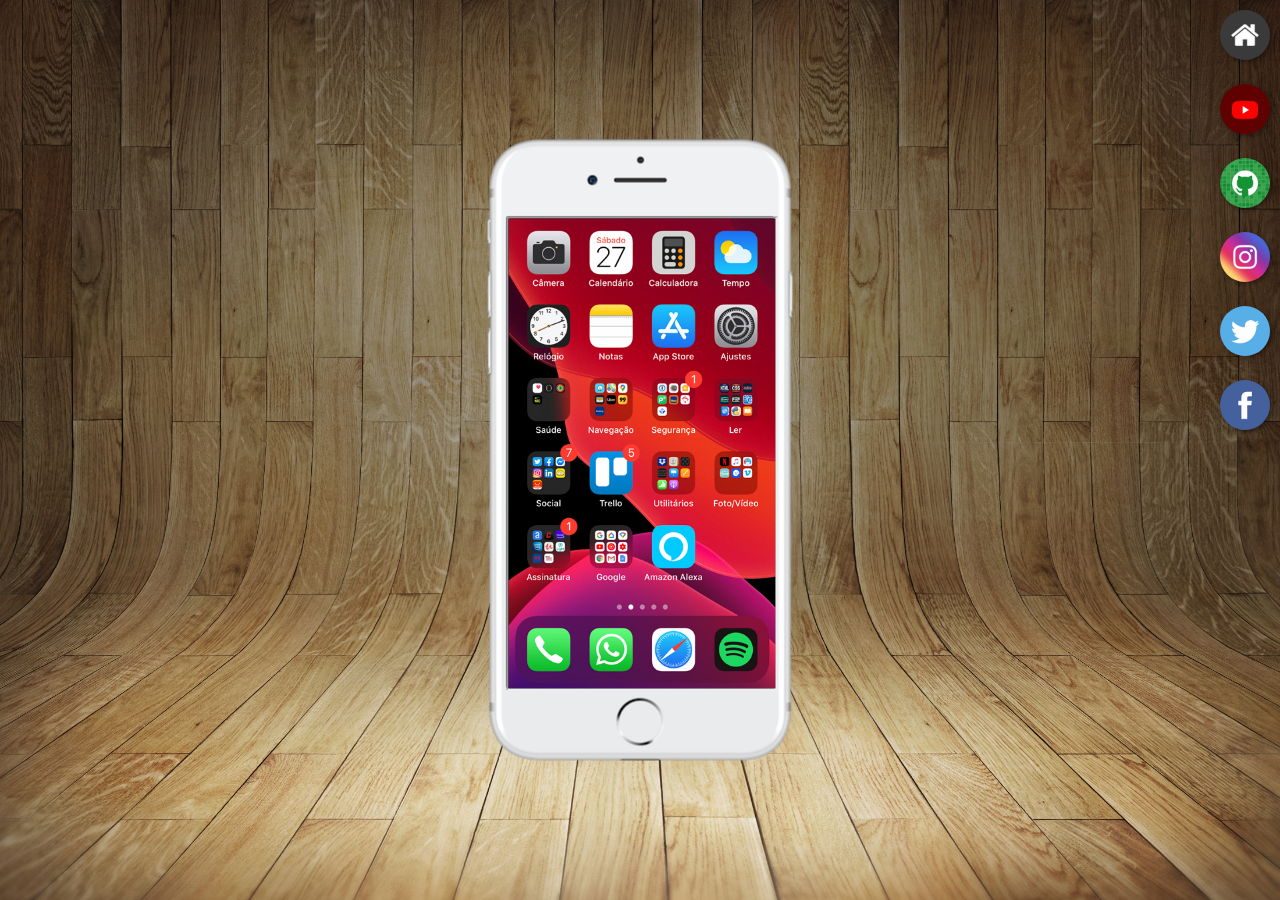
<file: index.html>
<!DOCTYPE html>
<html lang="en">
<head>
    <meta charset="UTF-8">
    <meta http-equiv="X-UA-Compatible" content="IE=edge">
    <meta name="viewport" content="width=device-width, initial-scale=1.0">
    <title>Projeto Redes Sociais</title>
    <link rel="shortcut icon" href="favicon.ico" type="image/x-ico">
    <link rel="stylesheet" href="css/style.css">
</head>
<body>
    <main>
        <section id="telefone">
            <iframe src="home.html" name="tela" id="tela" frameborde="0"></iframe>
        </section>

        <section id="redes_sociais">
            <a href="home.html" target="tela"><img src="imagens/logo-home.jpg" alt="home"></a><br>
            <a href="youtube.html" target="tela"><img src="imagens/logo-youtube.jpg" alt="home"></a><br>
            <a href="github.html" target="tela"><img src="imagens/logo-github.jpg" alt="home"></a><br>
            <a href="instagram.html" target="tela"><img src="imagens/logo-instagram.jpg" alt="home"></a><br>
            <a href="twitter.html" target="tela"><img src="imagens/logo-twitter.jpg" alt="home"></a><br>
            <a href="facebook.html" target="tela"><img src="imagens/logo-facebook.jpg" alt="home"></a><br>


        </section>
    </main>
</body>
</html>
</file>
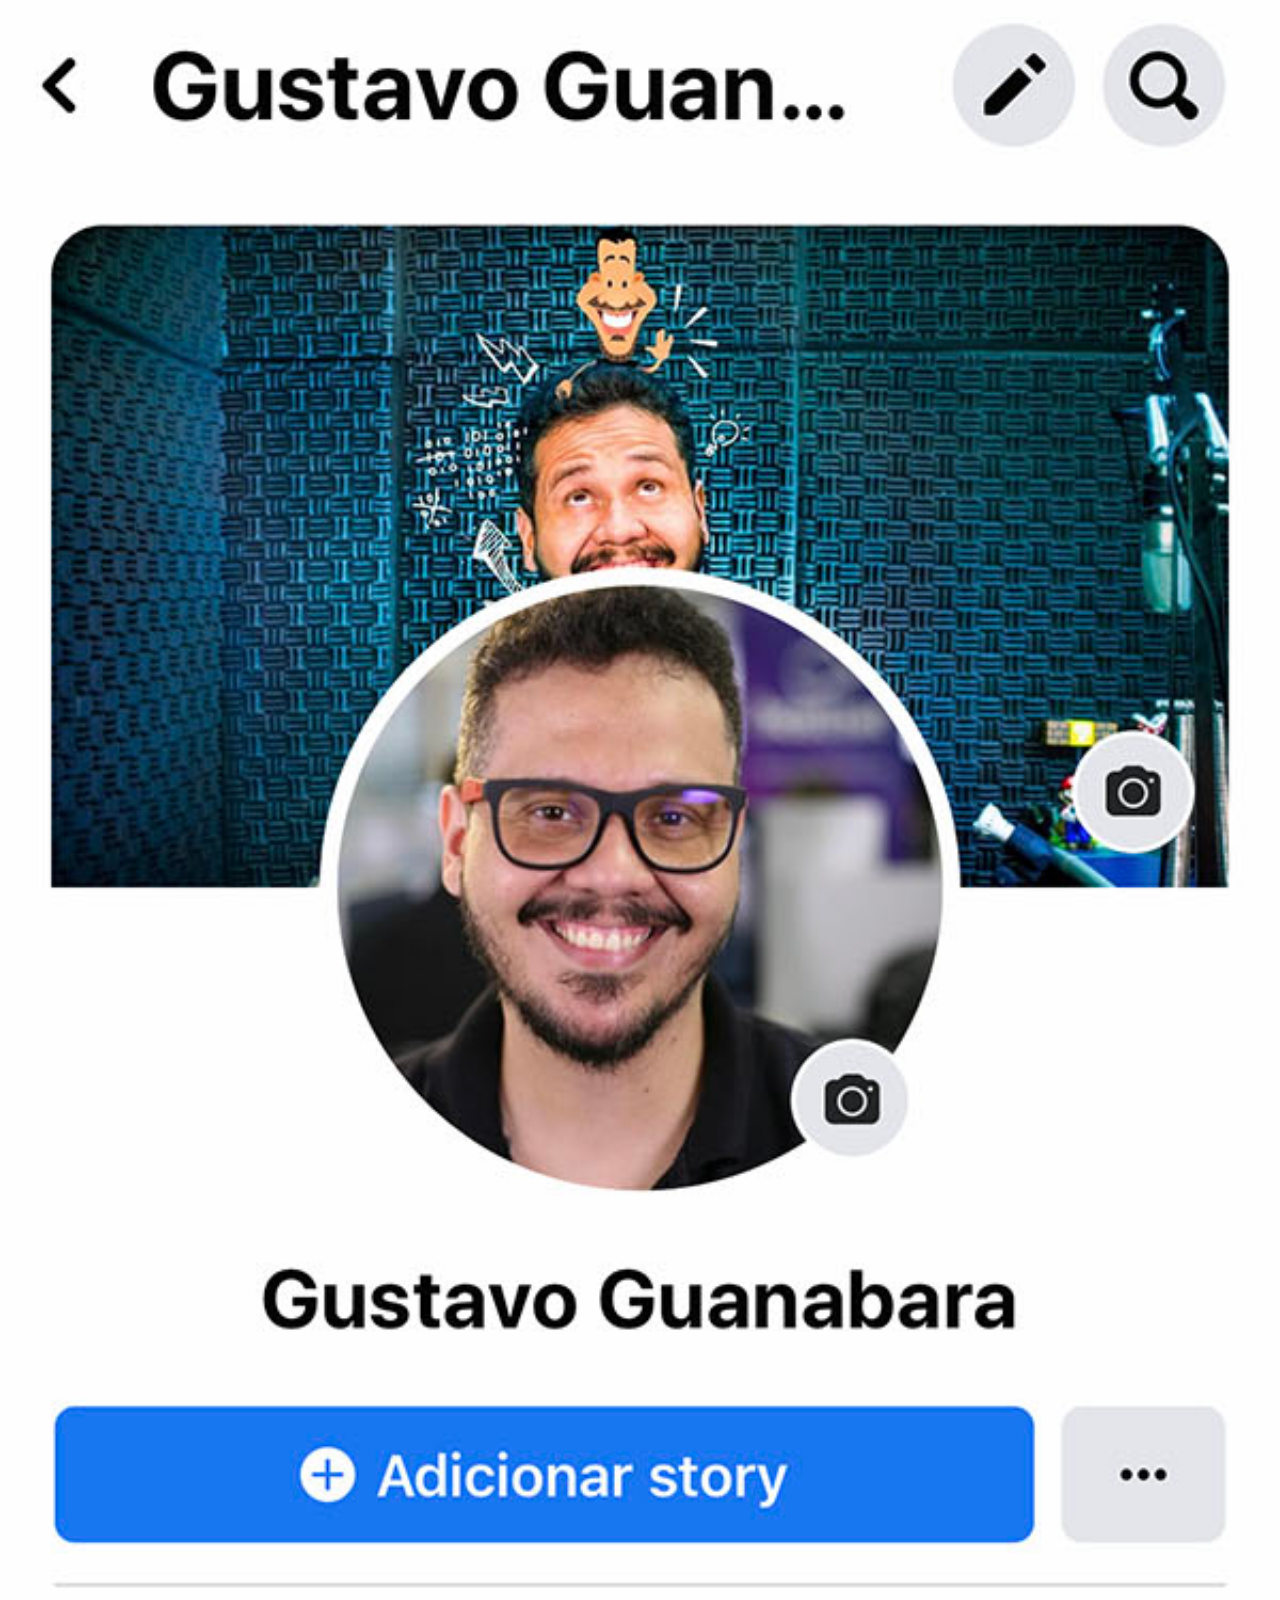
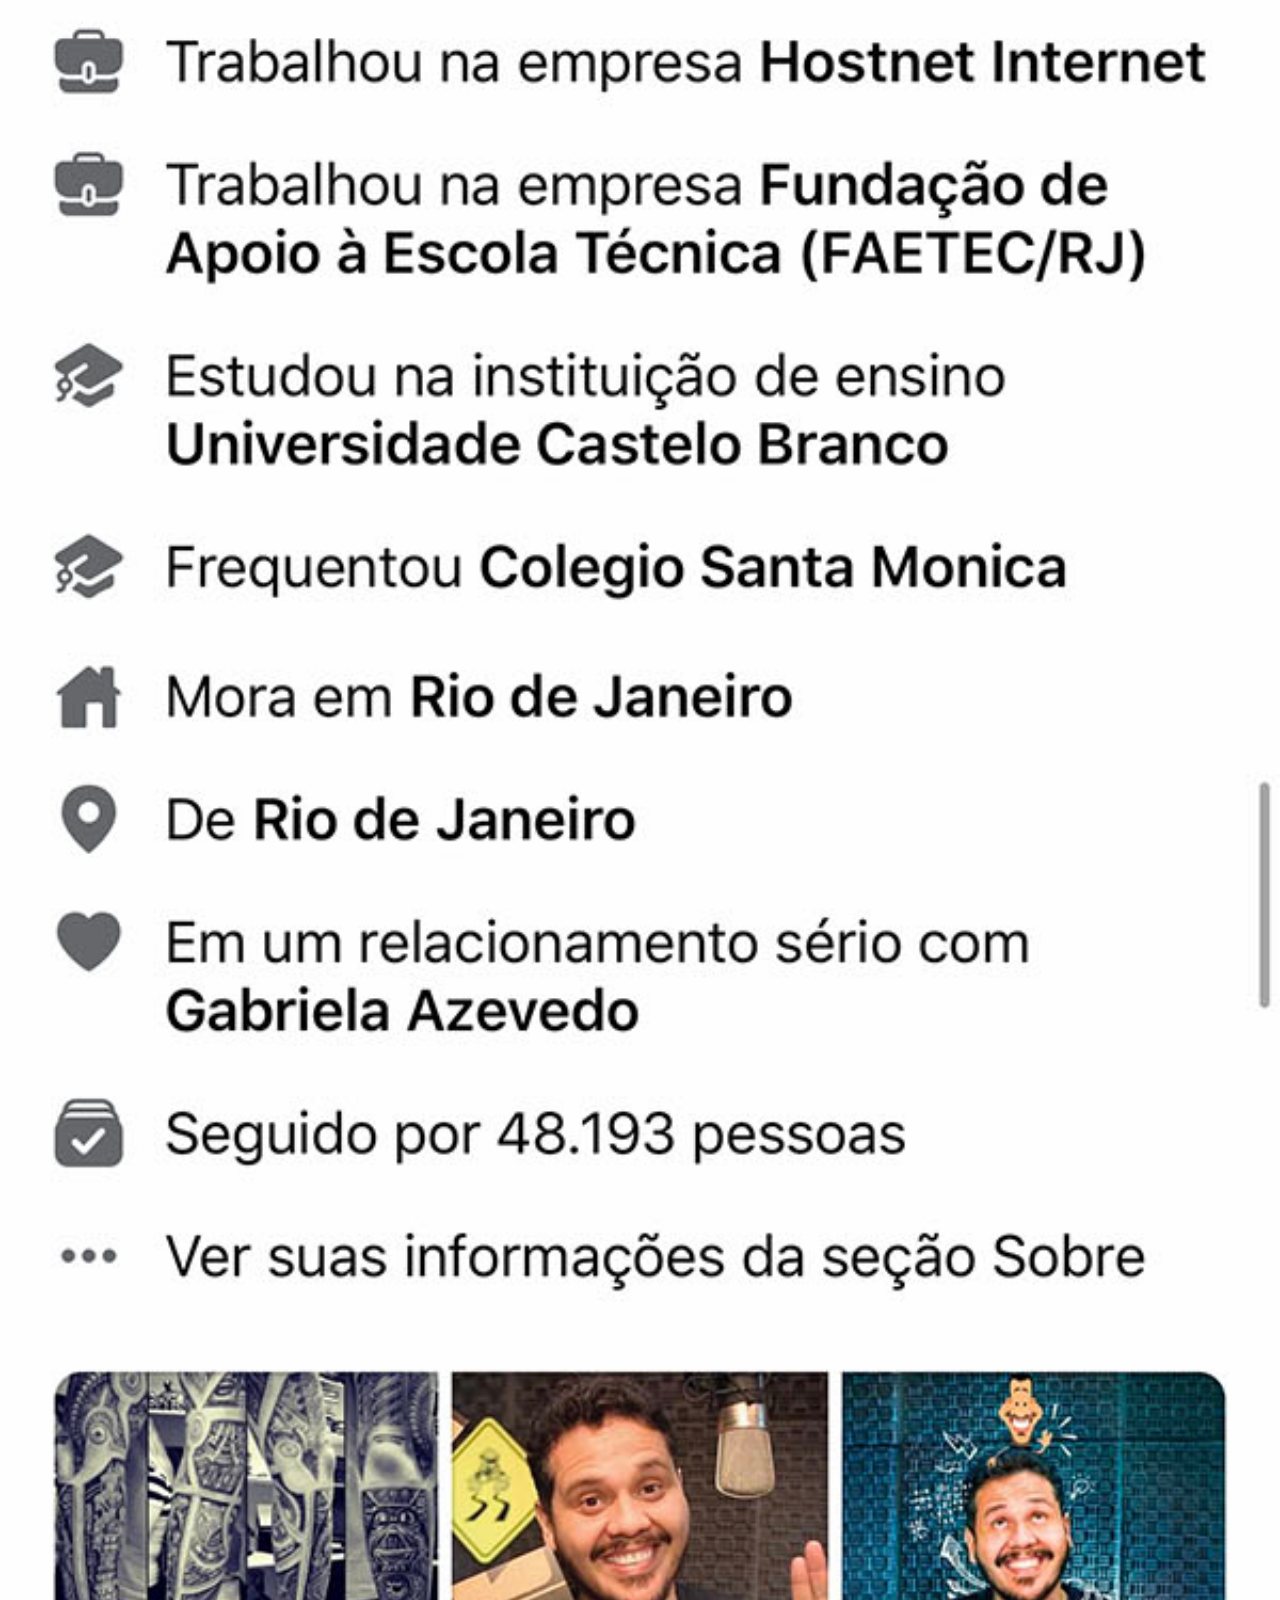
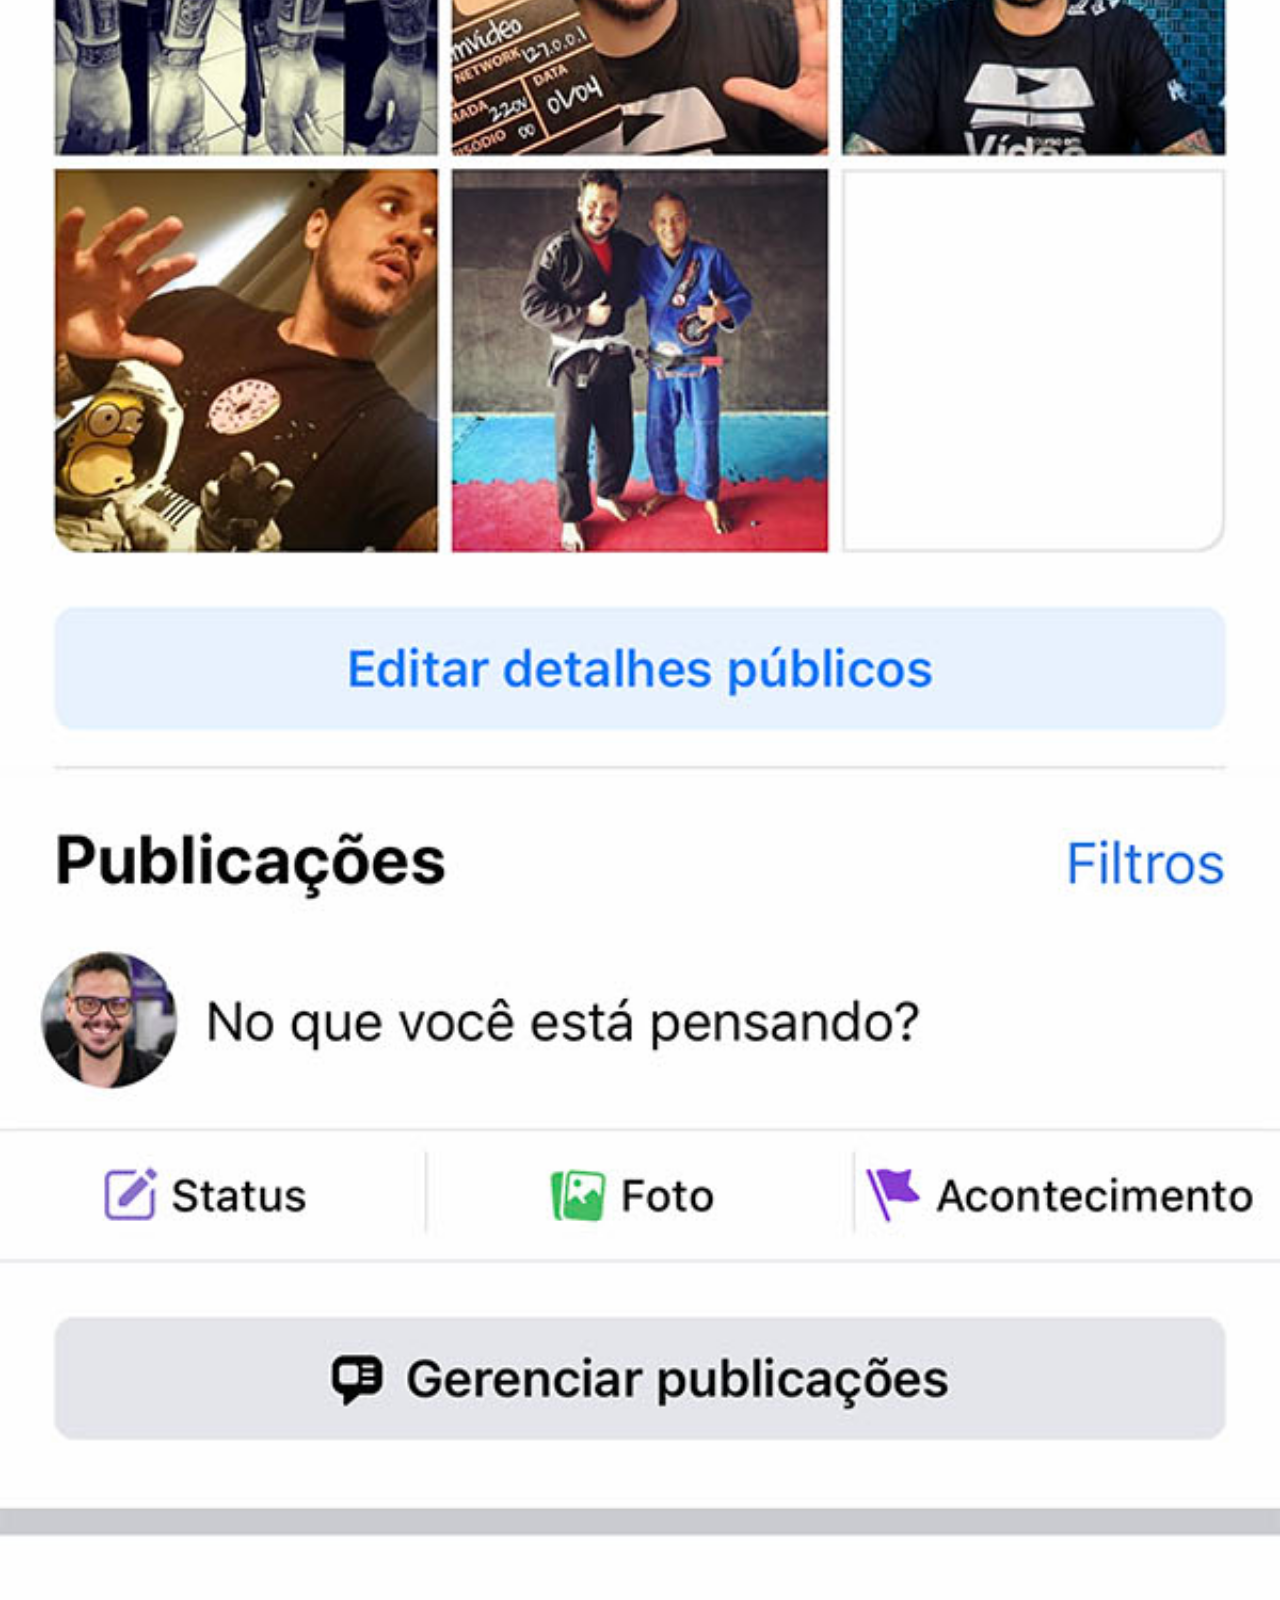
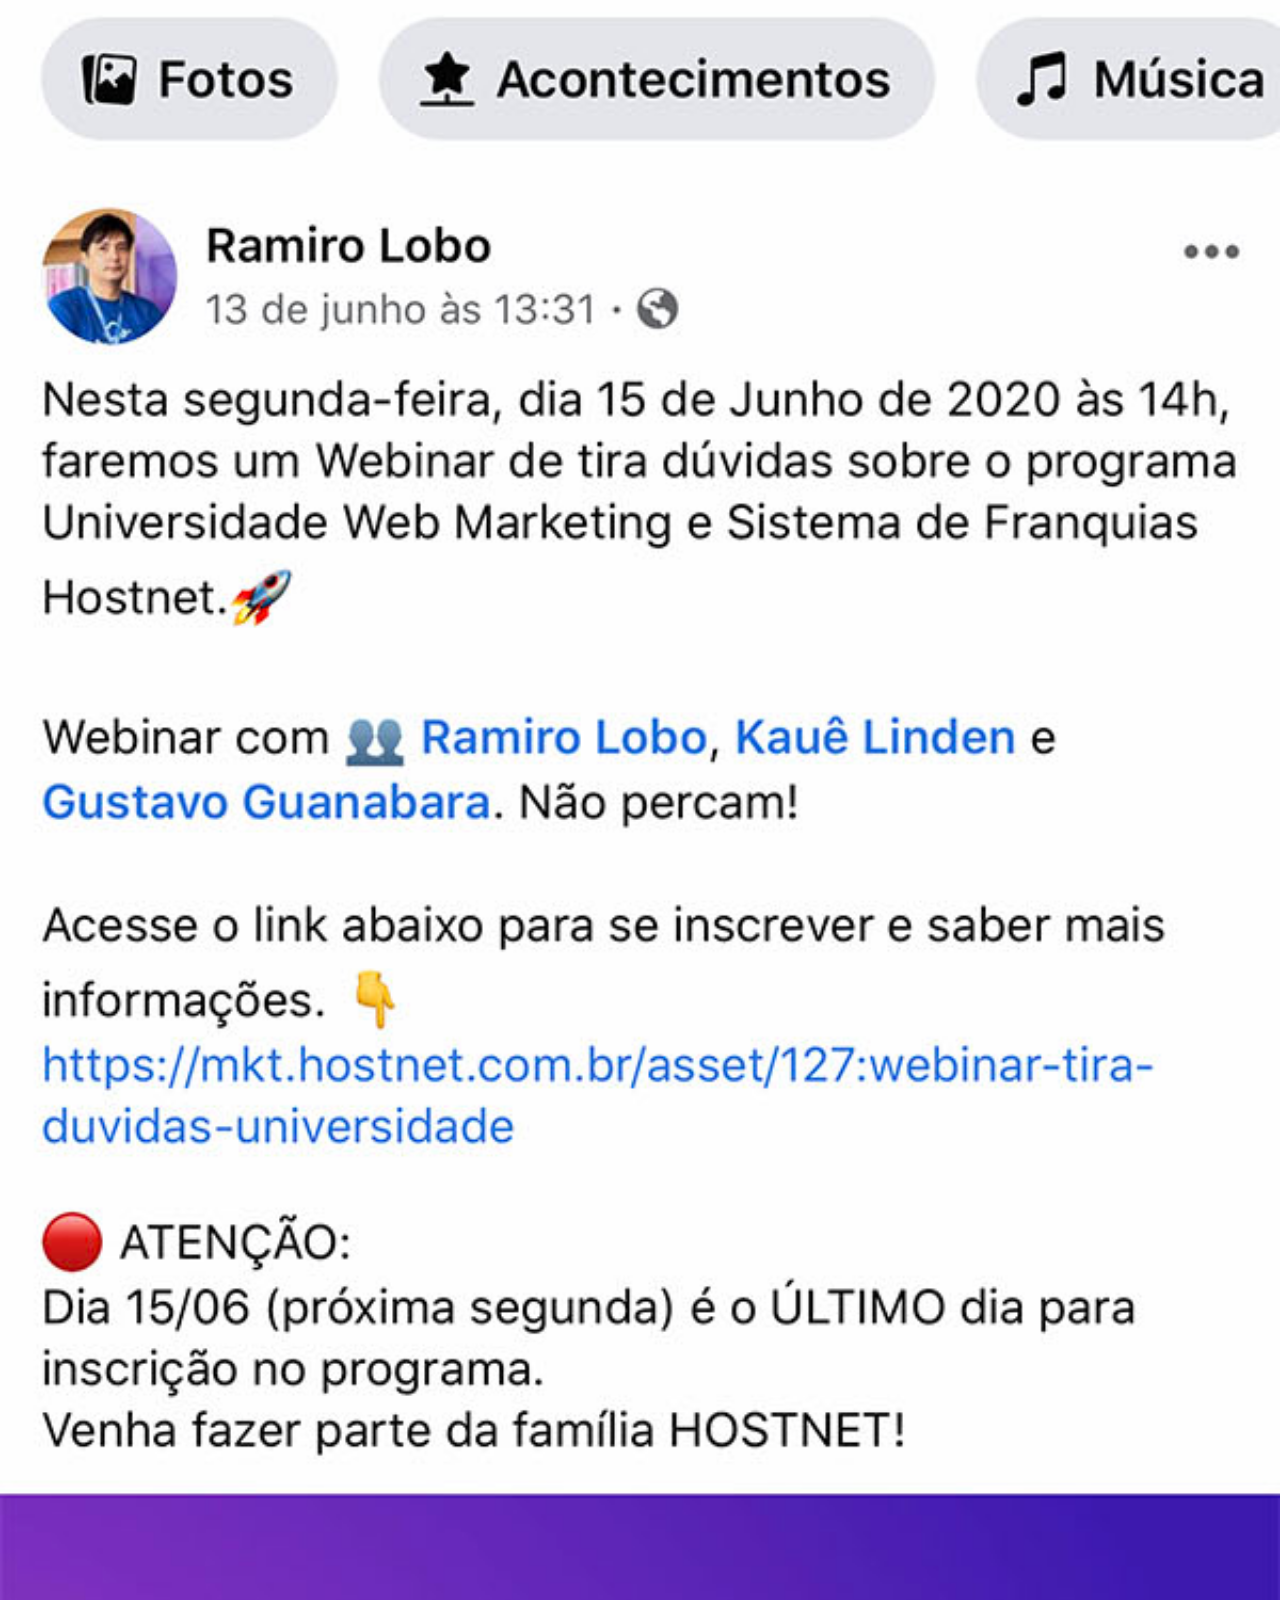
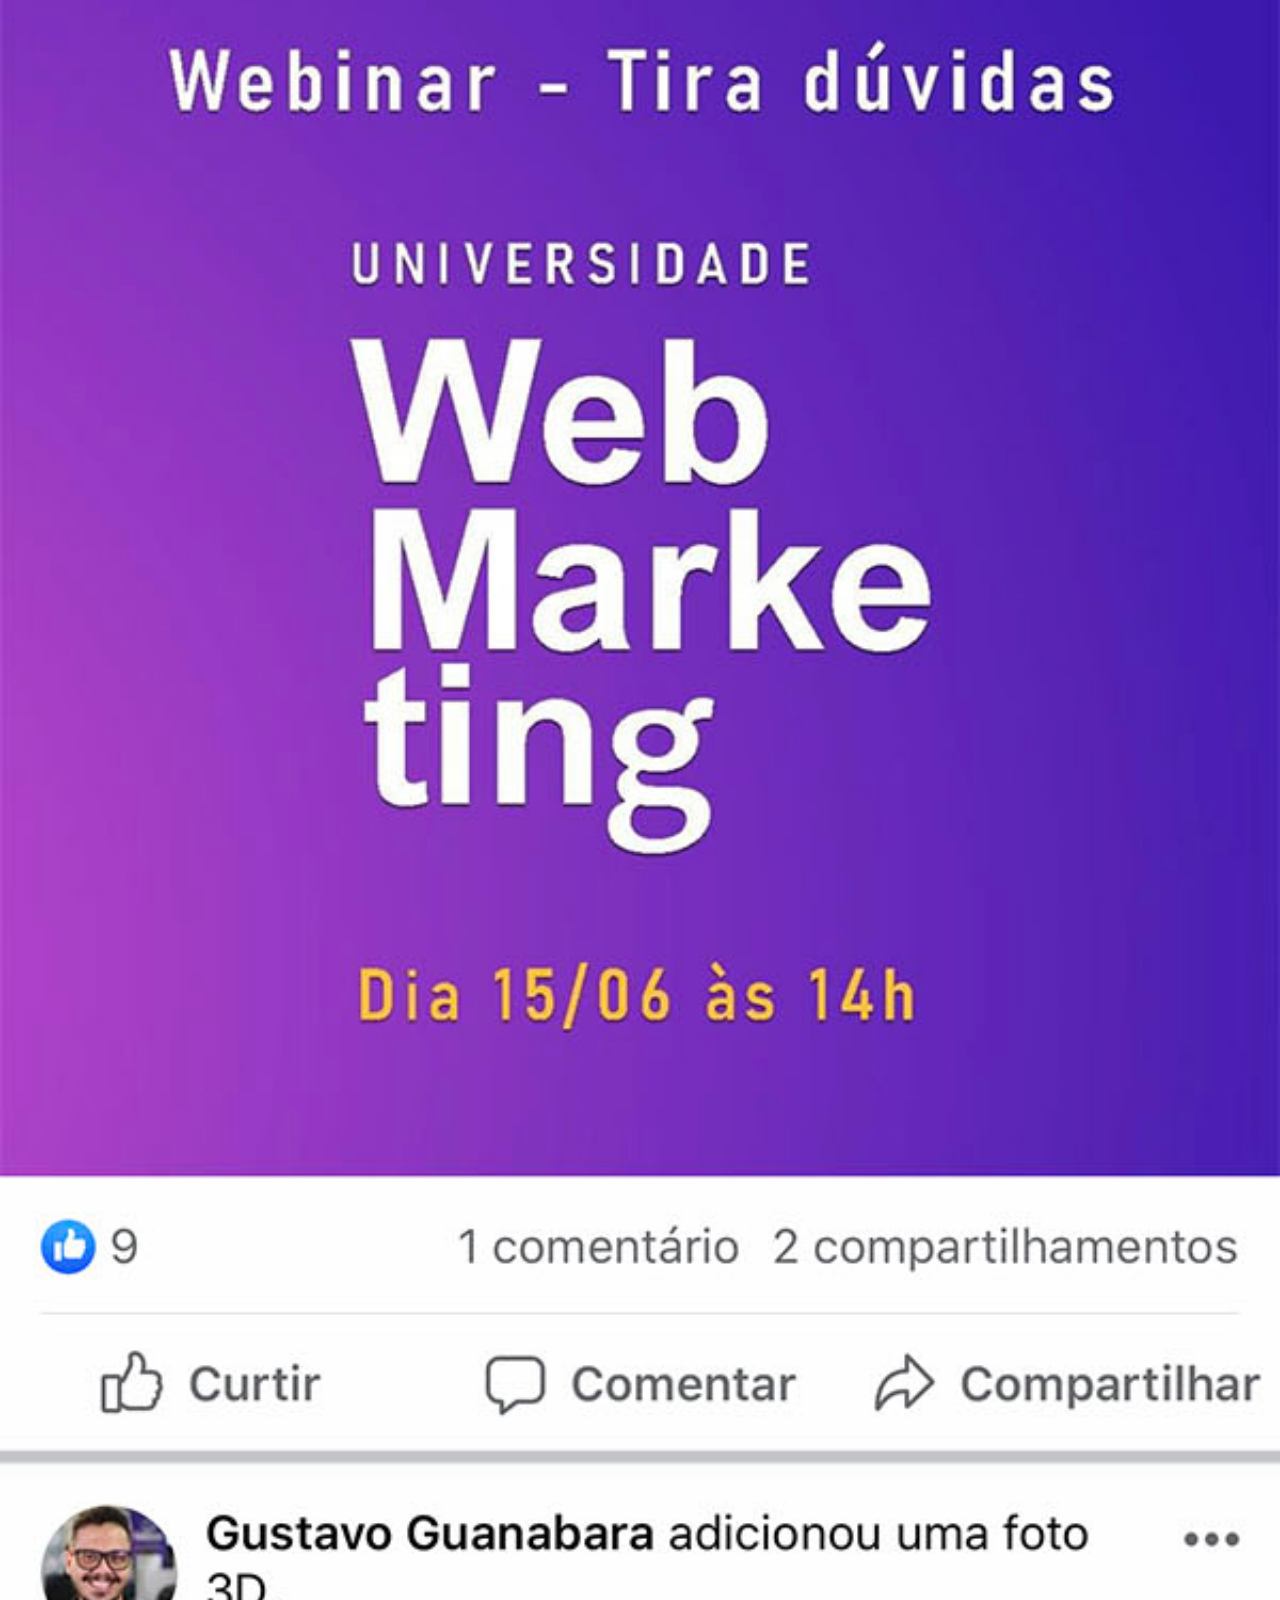
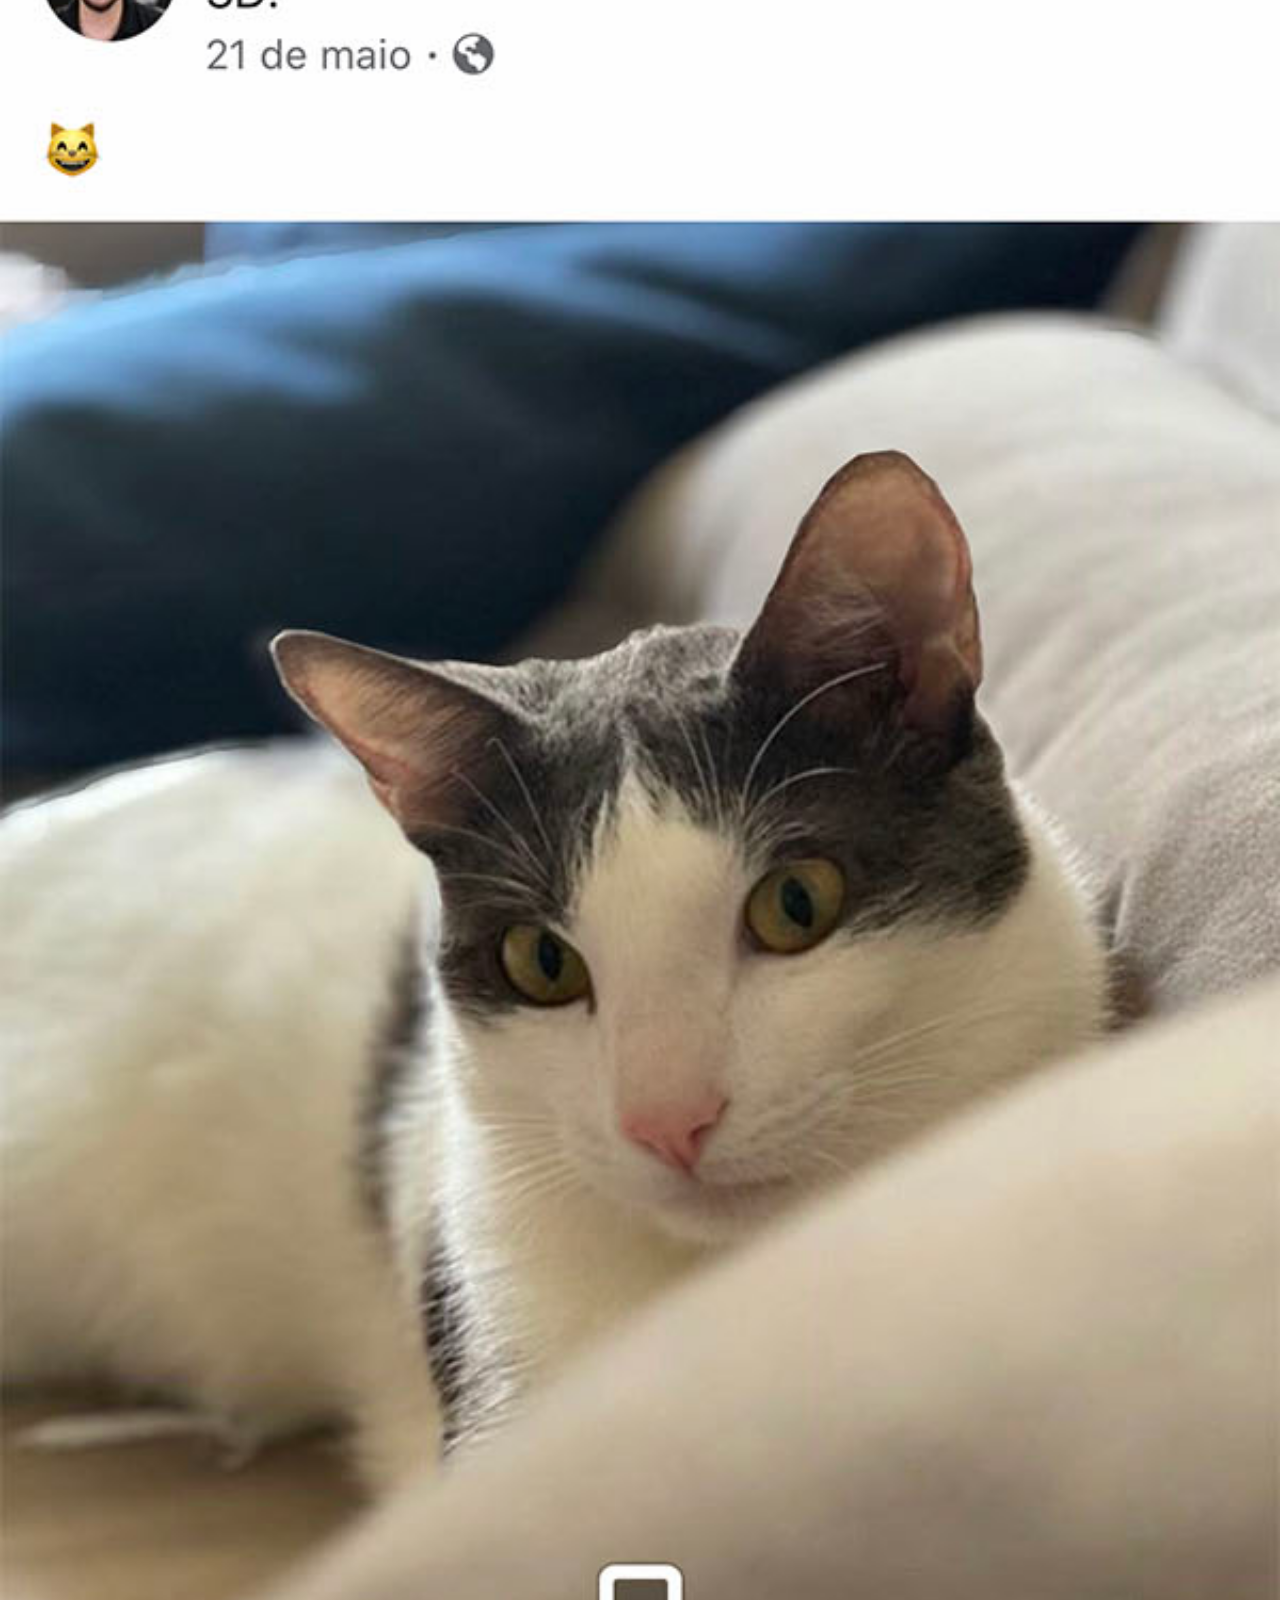
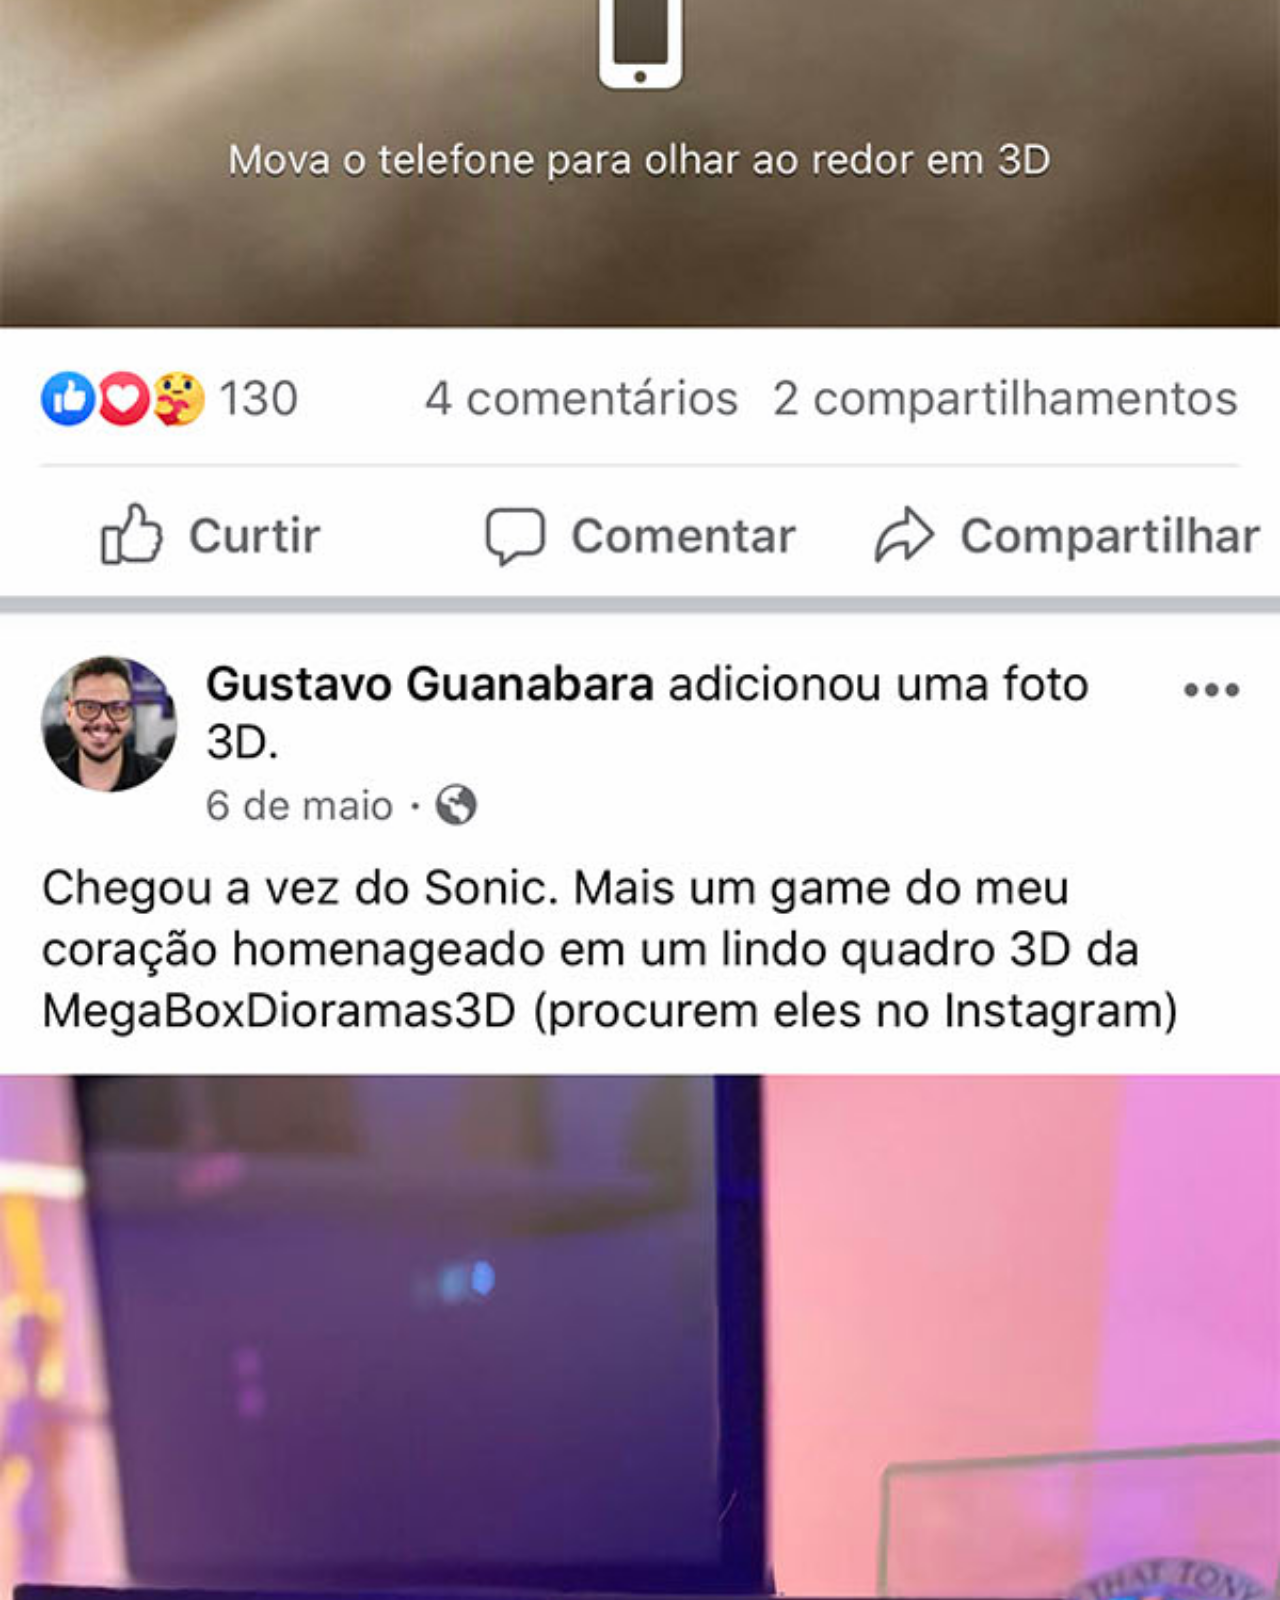
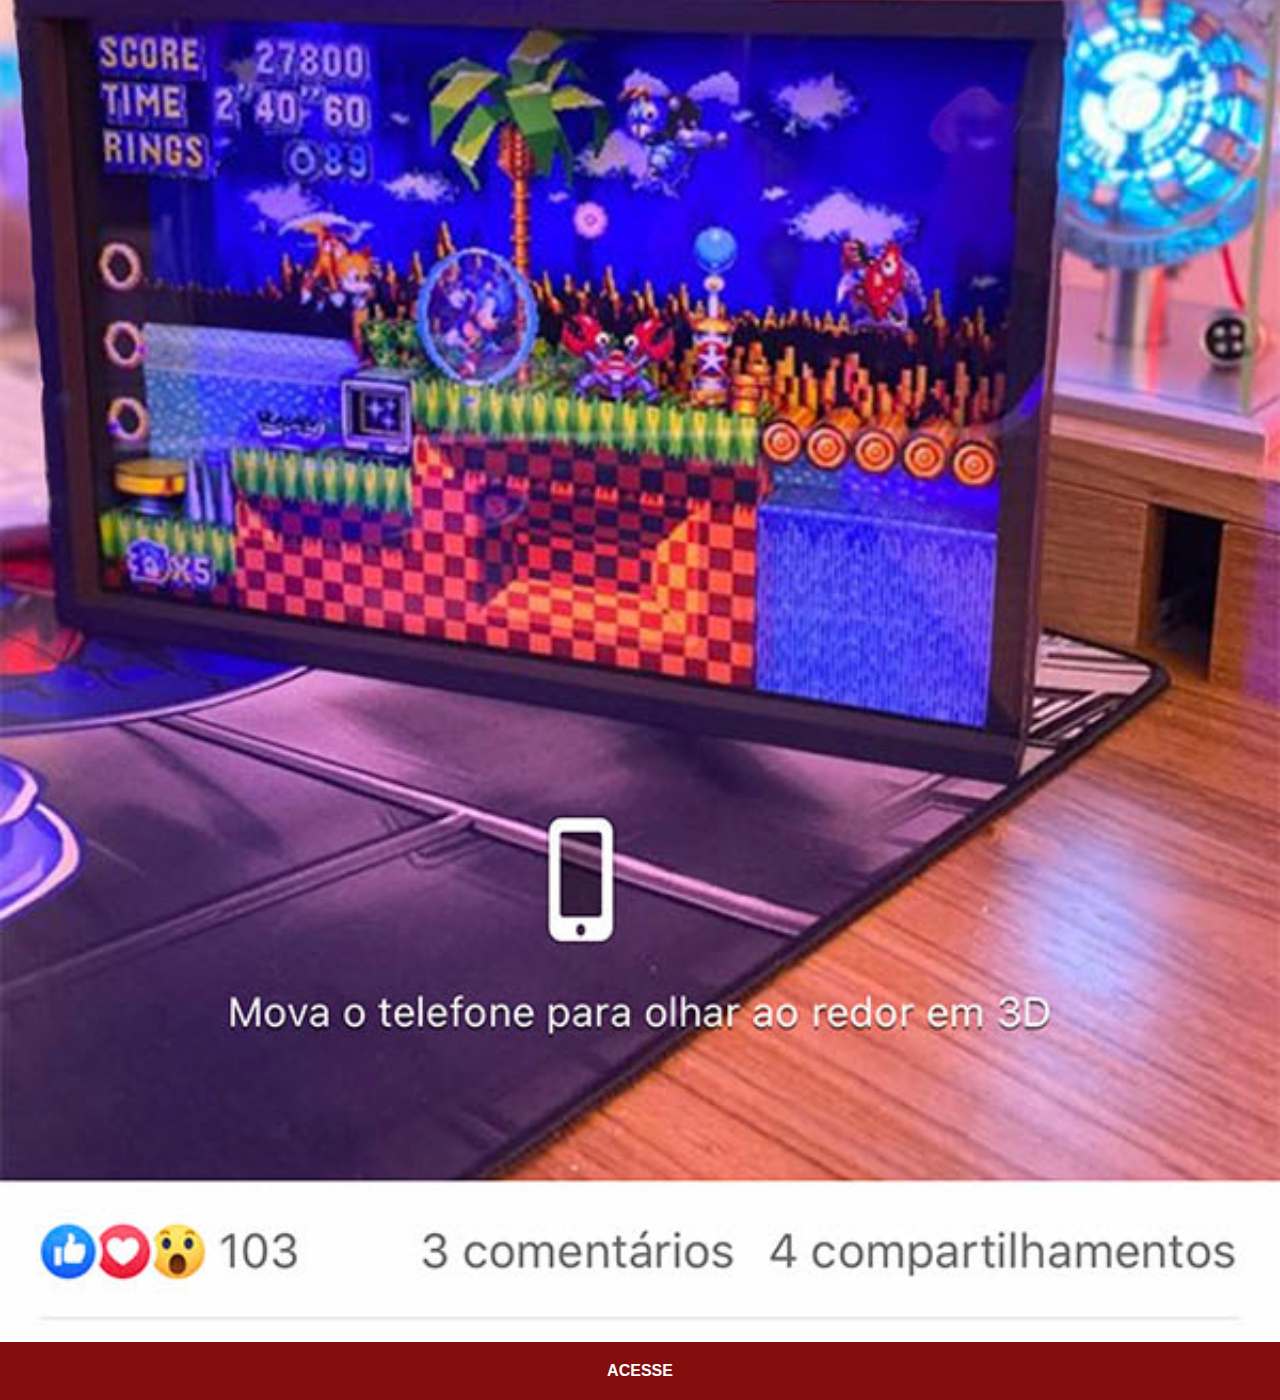
<file: facebook.html>
<!DOCTYPE html>
<html lang="en">
<head>
    <meta charset="UTF-8">
    <meta http-equiv="X-UA-Compatible" content="IE=edge">
    <meta name="viewport" content="width=device-width, initial-scale=1.0">
    <title>facebook</title>
    <link rel="stylesheet" href="css/social.css">

</head>
<body>
    <img src="imagens/tela-facebook.jpg" alt="facebook">
    <a href="https://www.facebook.com/gustavoguanabara/" target="_blank">ACESSE</a>
</body>
</html>
</file>
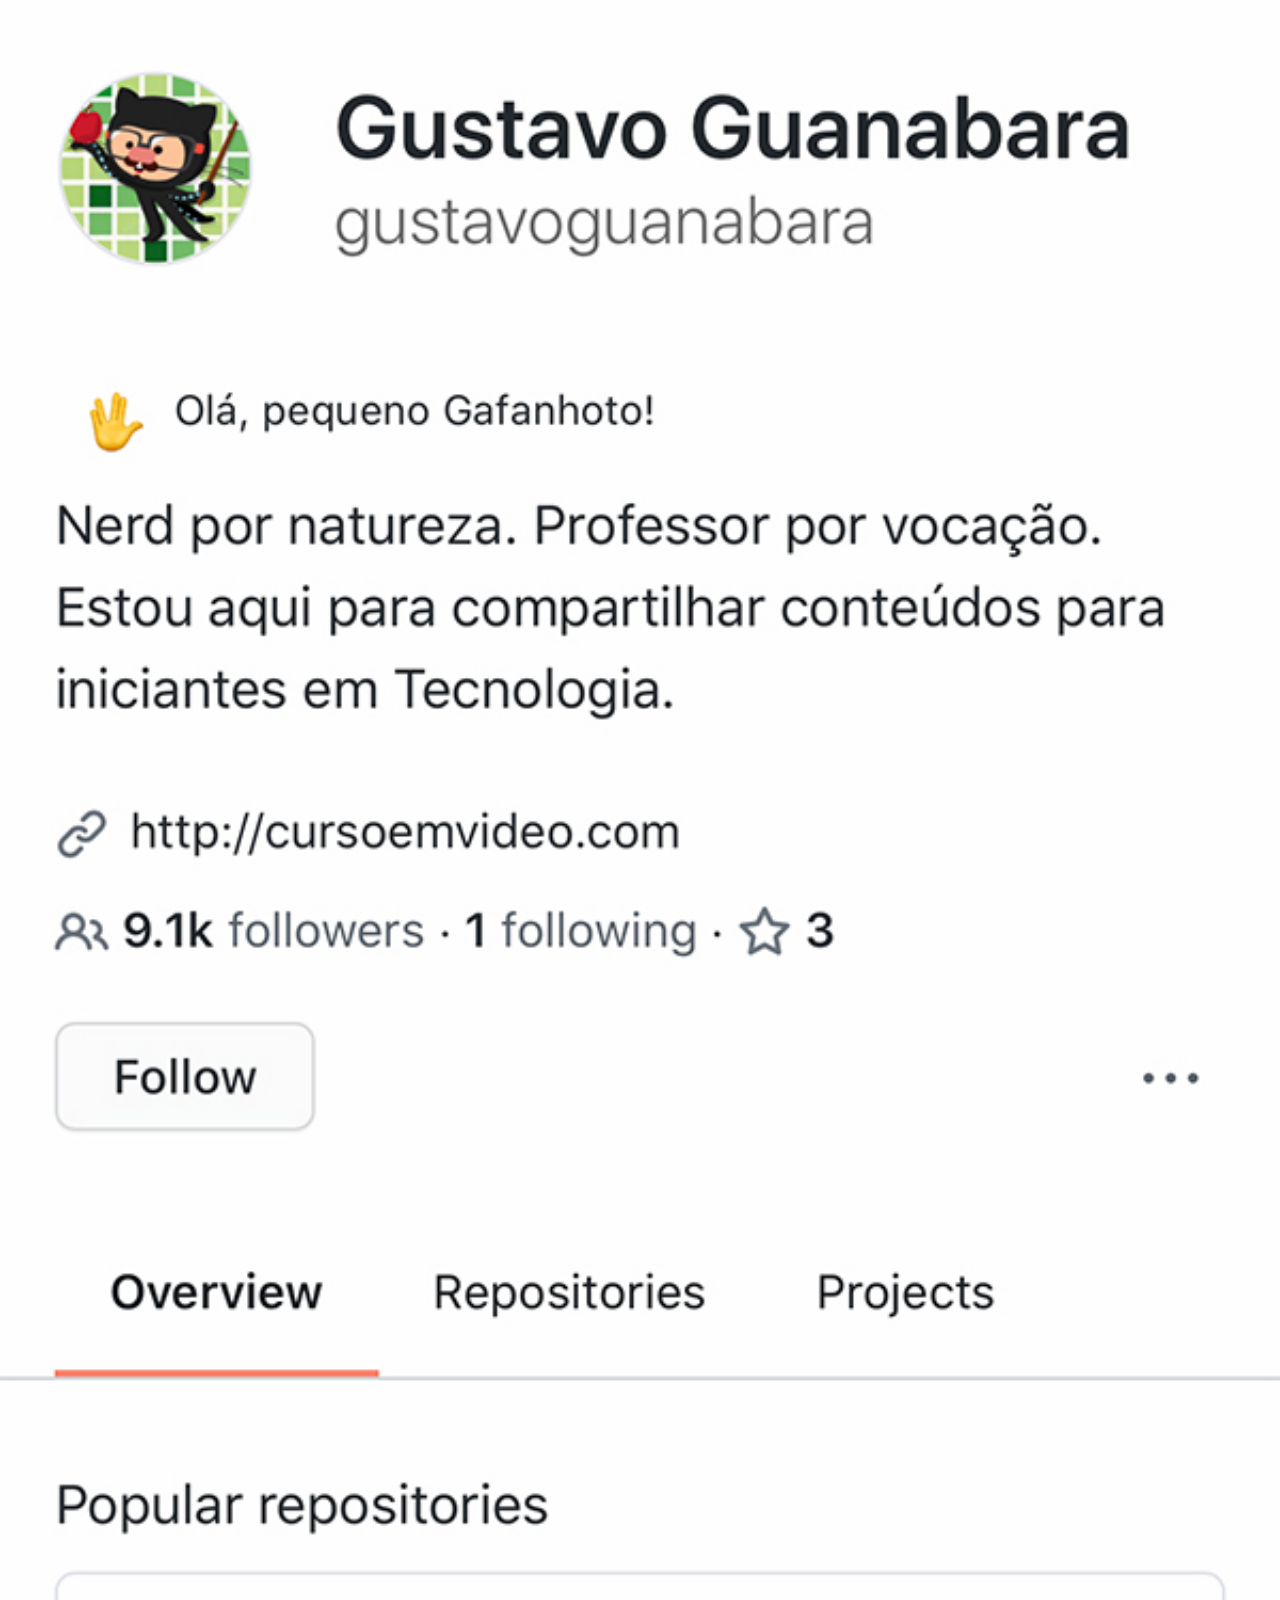
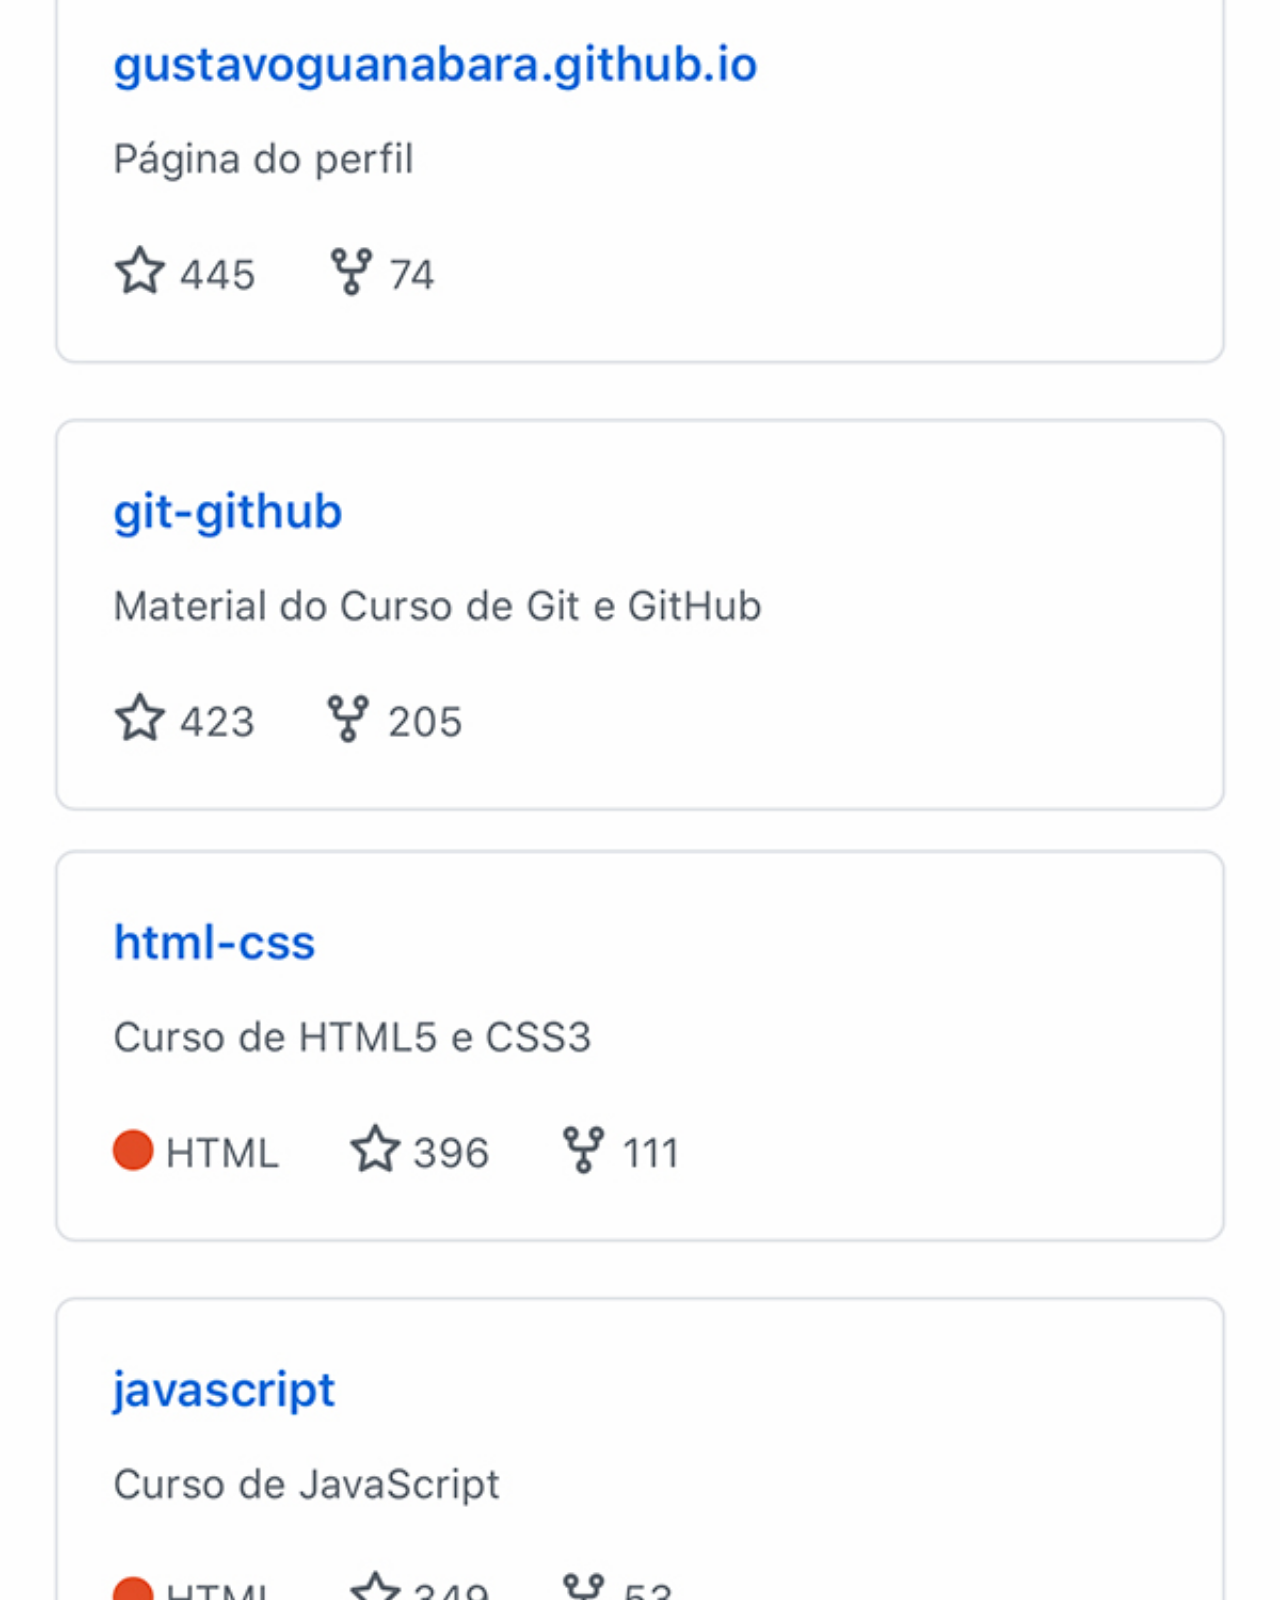
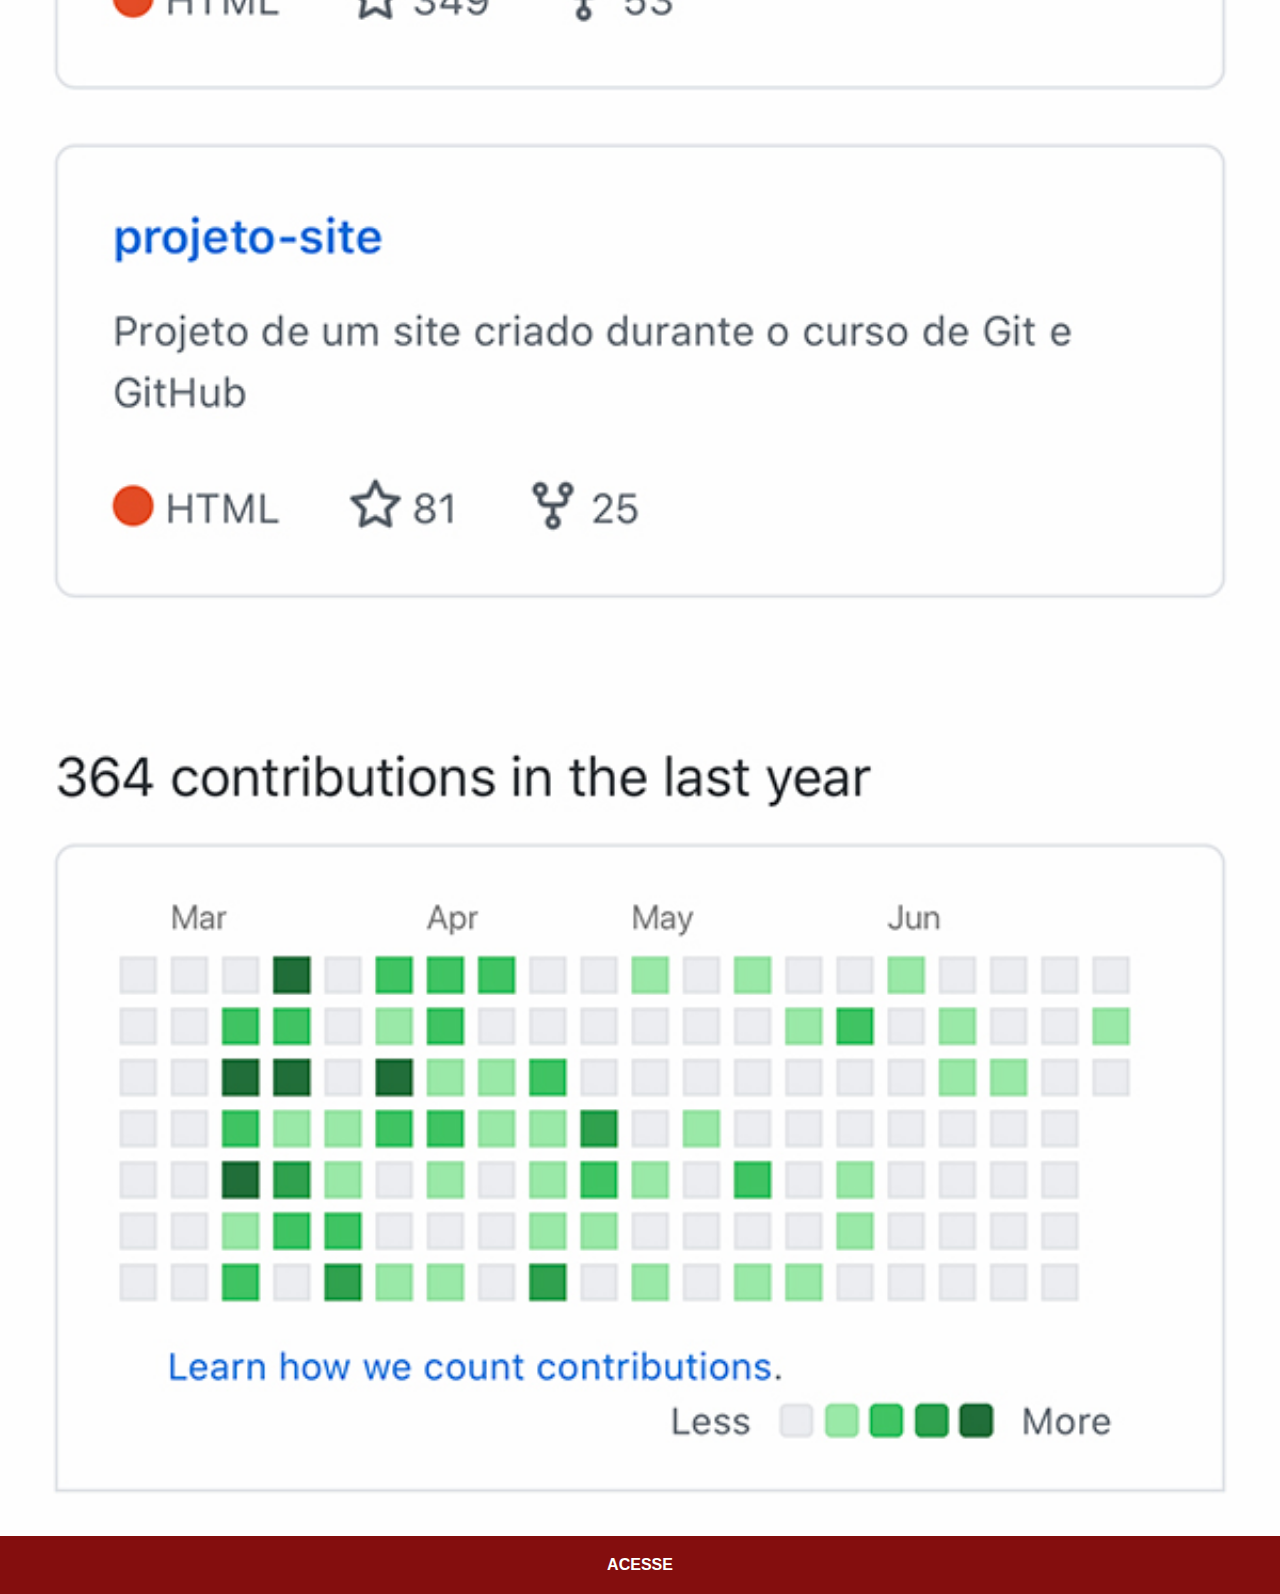
<file: github.html>
<!DOCTYPE html>
<html lang="en">
<head>
    <meta charset="UTF-8">
    <meta http-equiv="X-UA-Compatible" content="IE=edge">
    <meta name="viewport" content="width=device-width, initial-scale=1.0">
    <title>github</title>
    <link rel="stylesheet" href="css/social.css">

</head>
<body>
    <img src="imagens/tela-github.jpg" alt="github">
    <a href="https://github.com/GustavoGuanabara" target="_blank">ACESSE</a>
</body>
</html>
</file>
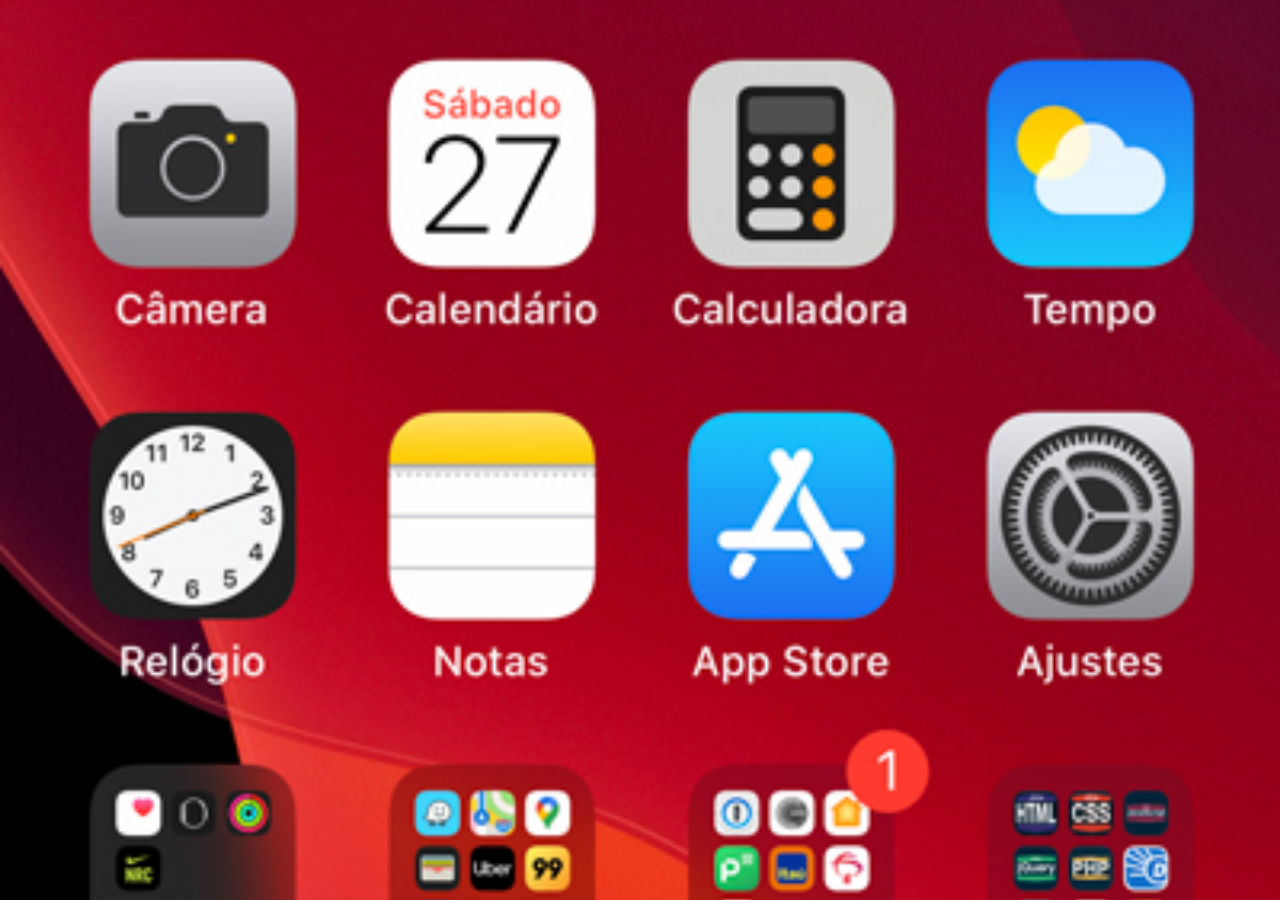
<file: home.html>
<!DOCTYPE html>
<html lang="en">
<head>
    <meta charset="UTF-8">
    <meta http-equiv="X-UA-Compatible" content="IE=edge">
    <meta name="viewport" content="width=device-width, initial-scale=1.0">
    <title>Home</title>
</head>
<style>
    *{
        margin: 0px;
        padding: 0px;
    }

    body {
        width: 100vw;
        height: 100vh;
        background: black url('imagens/tela-home.jpg') no-repeat top center;
        background-size: cover;
    }
</style>
<body>
    
</body>
</html>
</file>
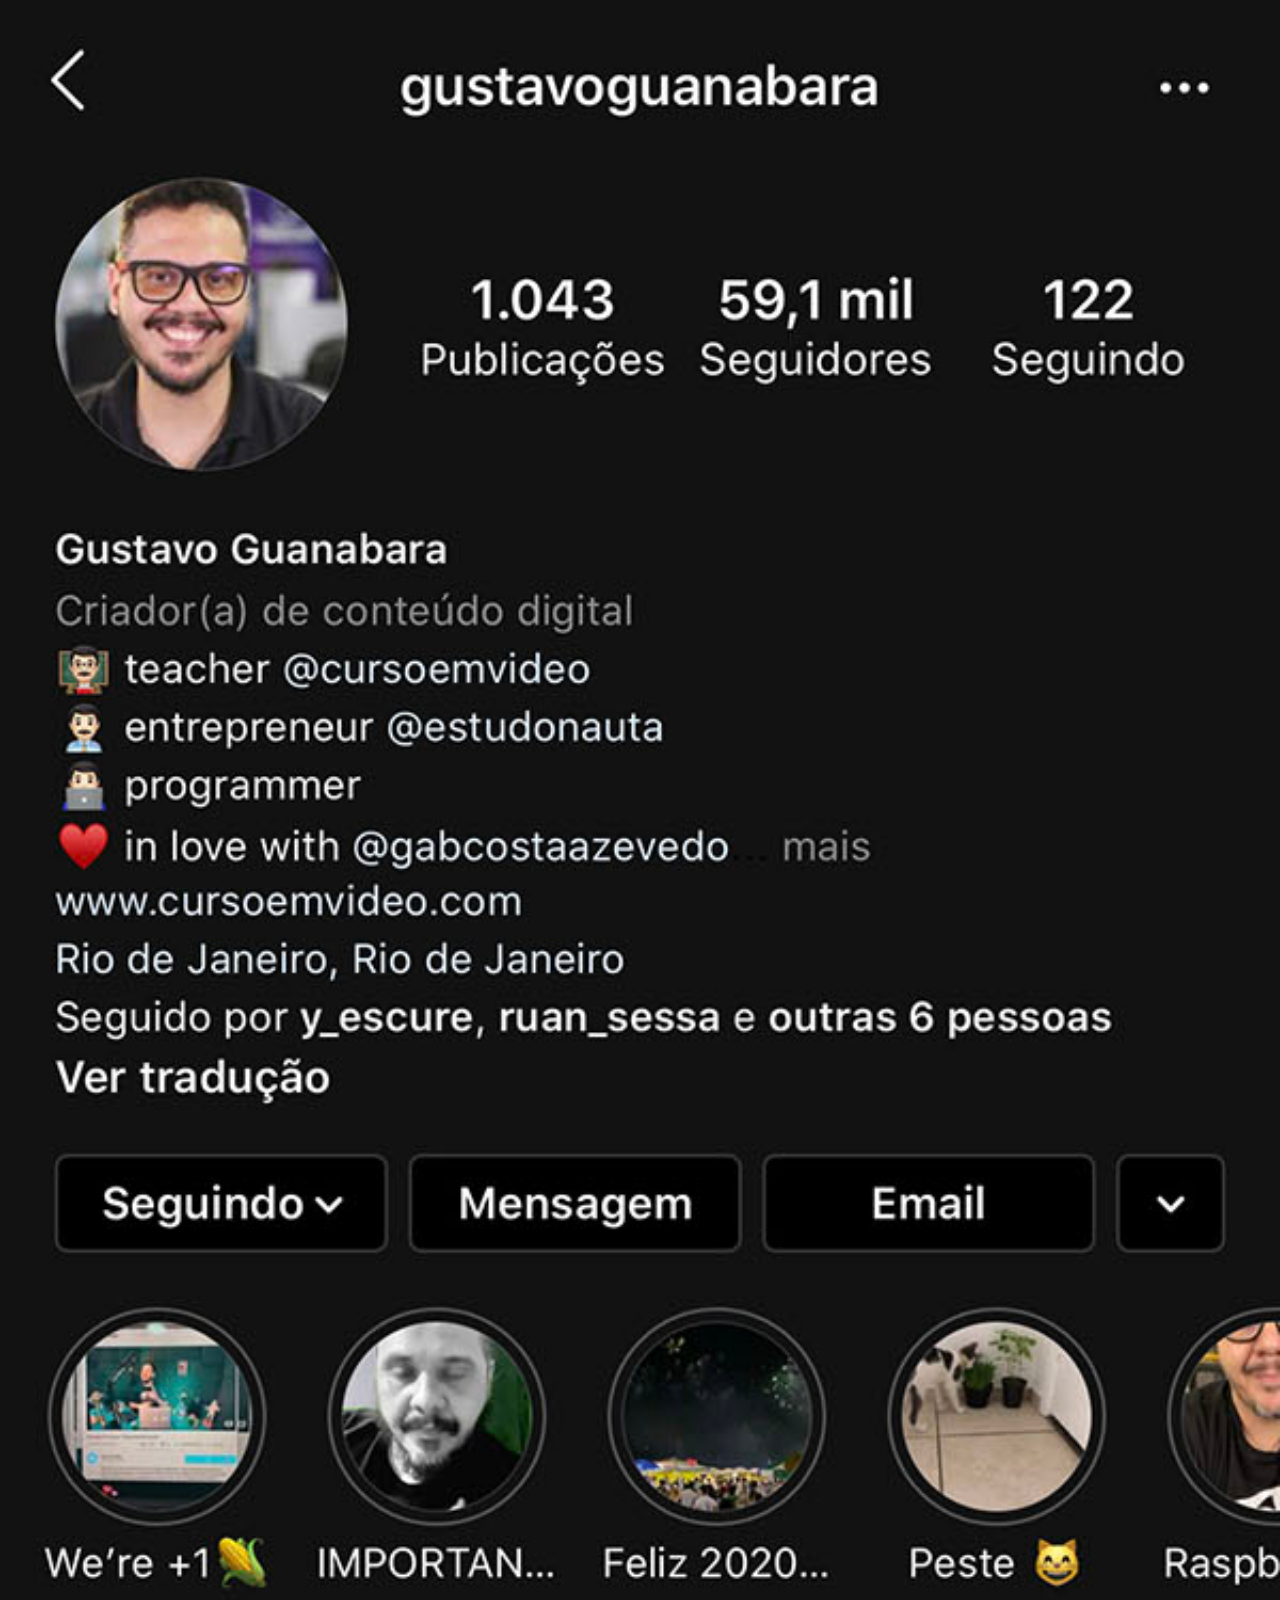
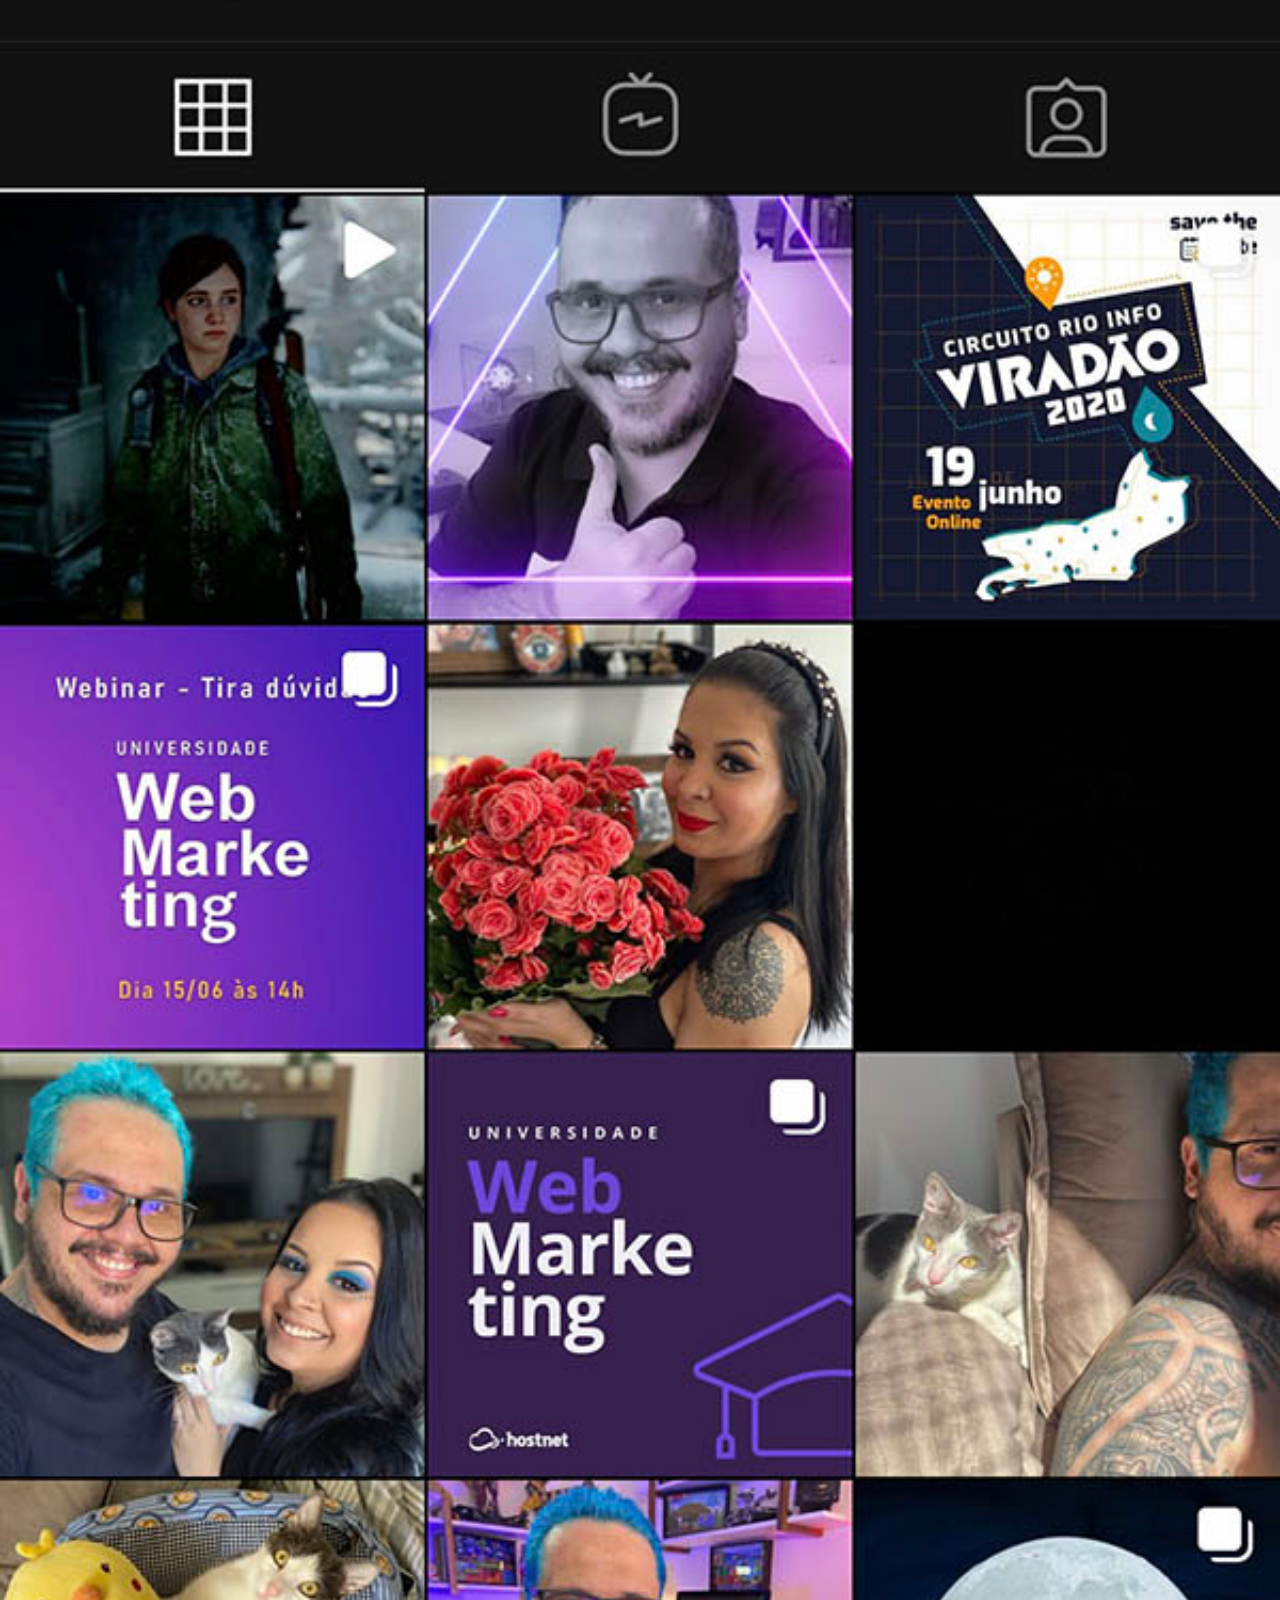
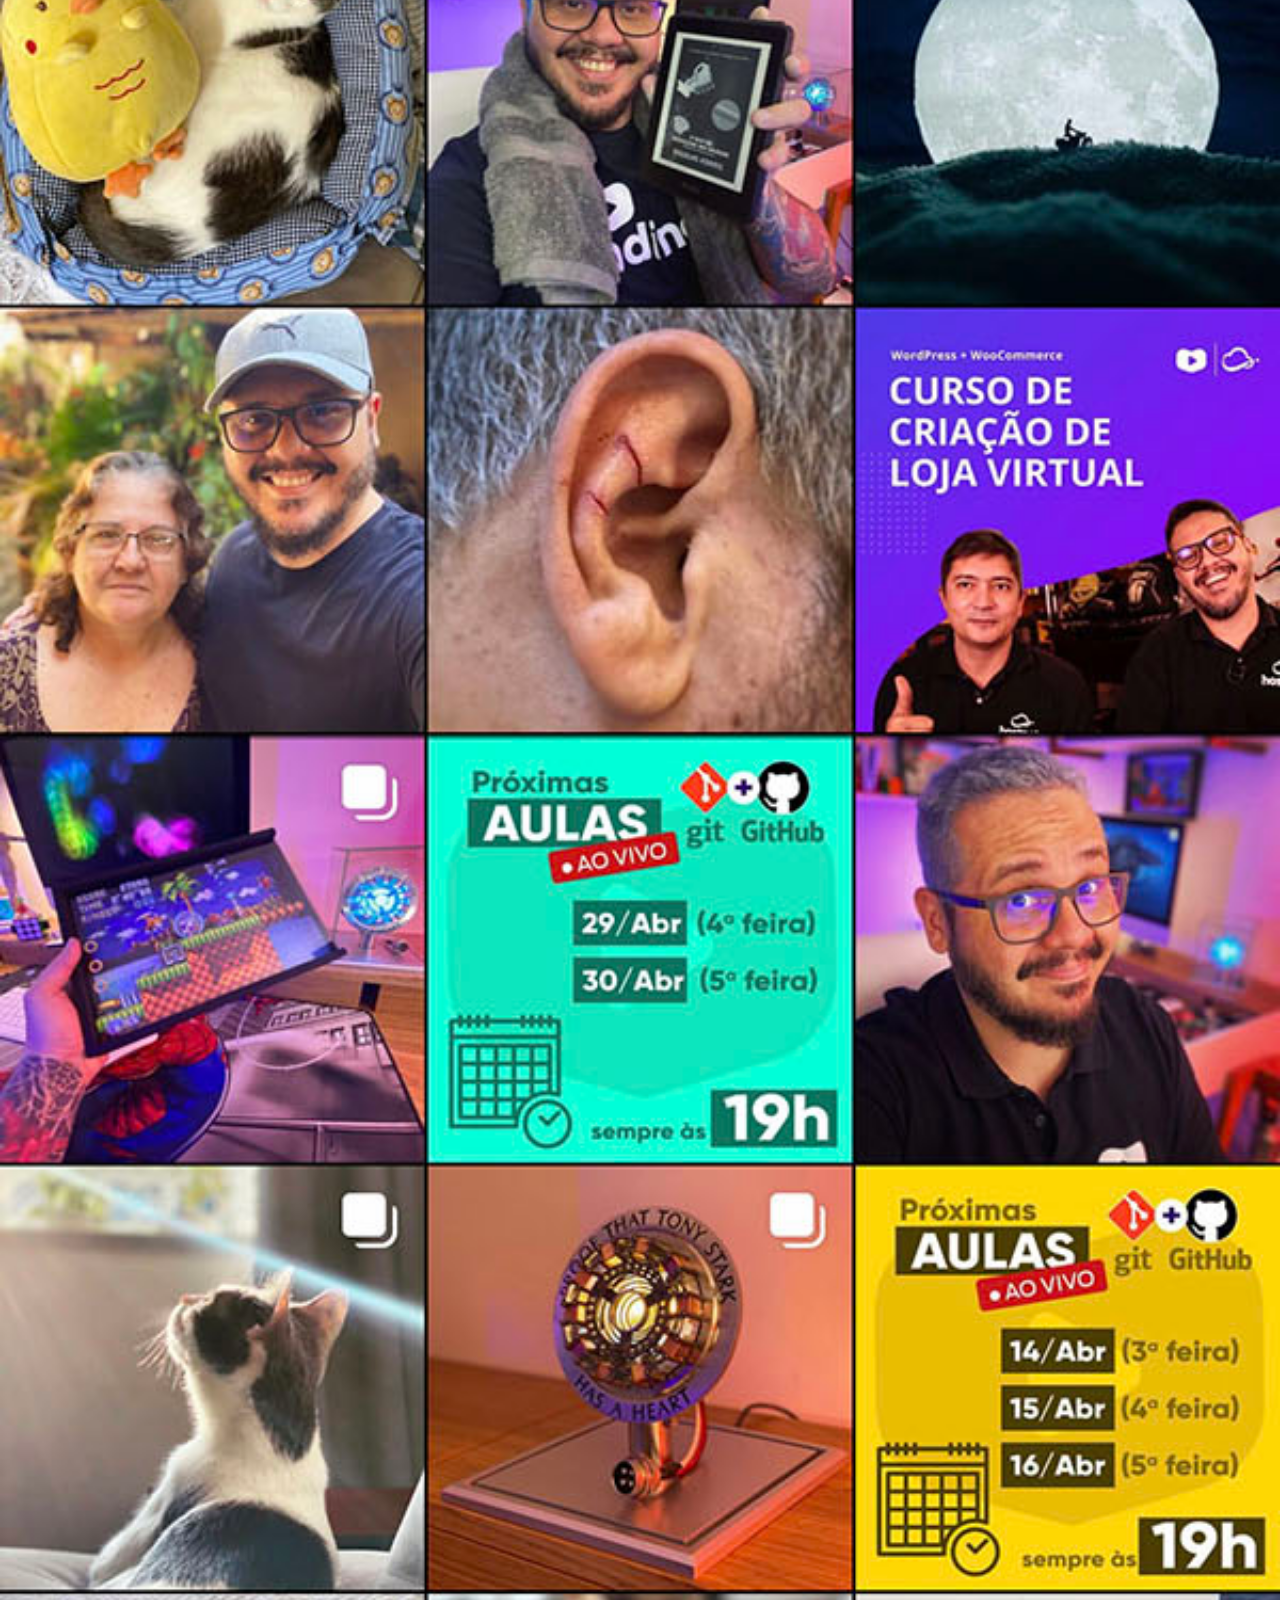
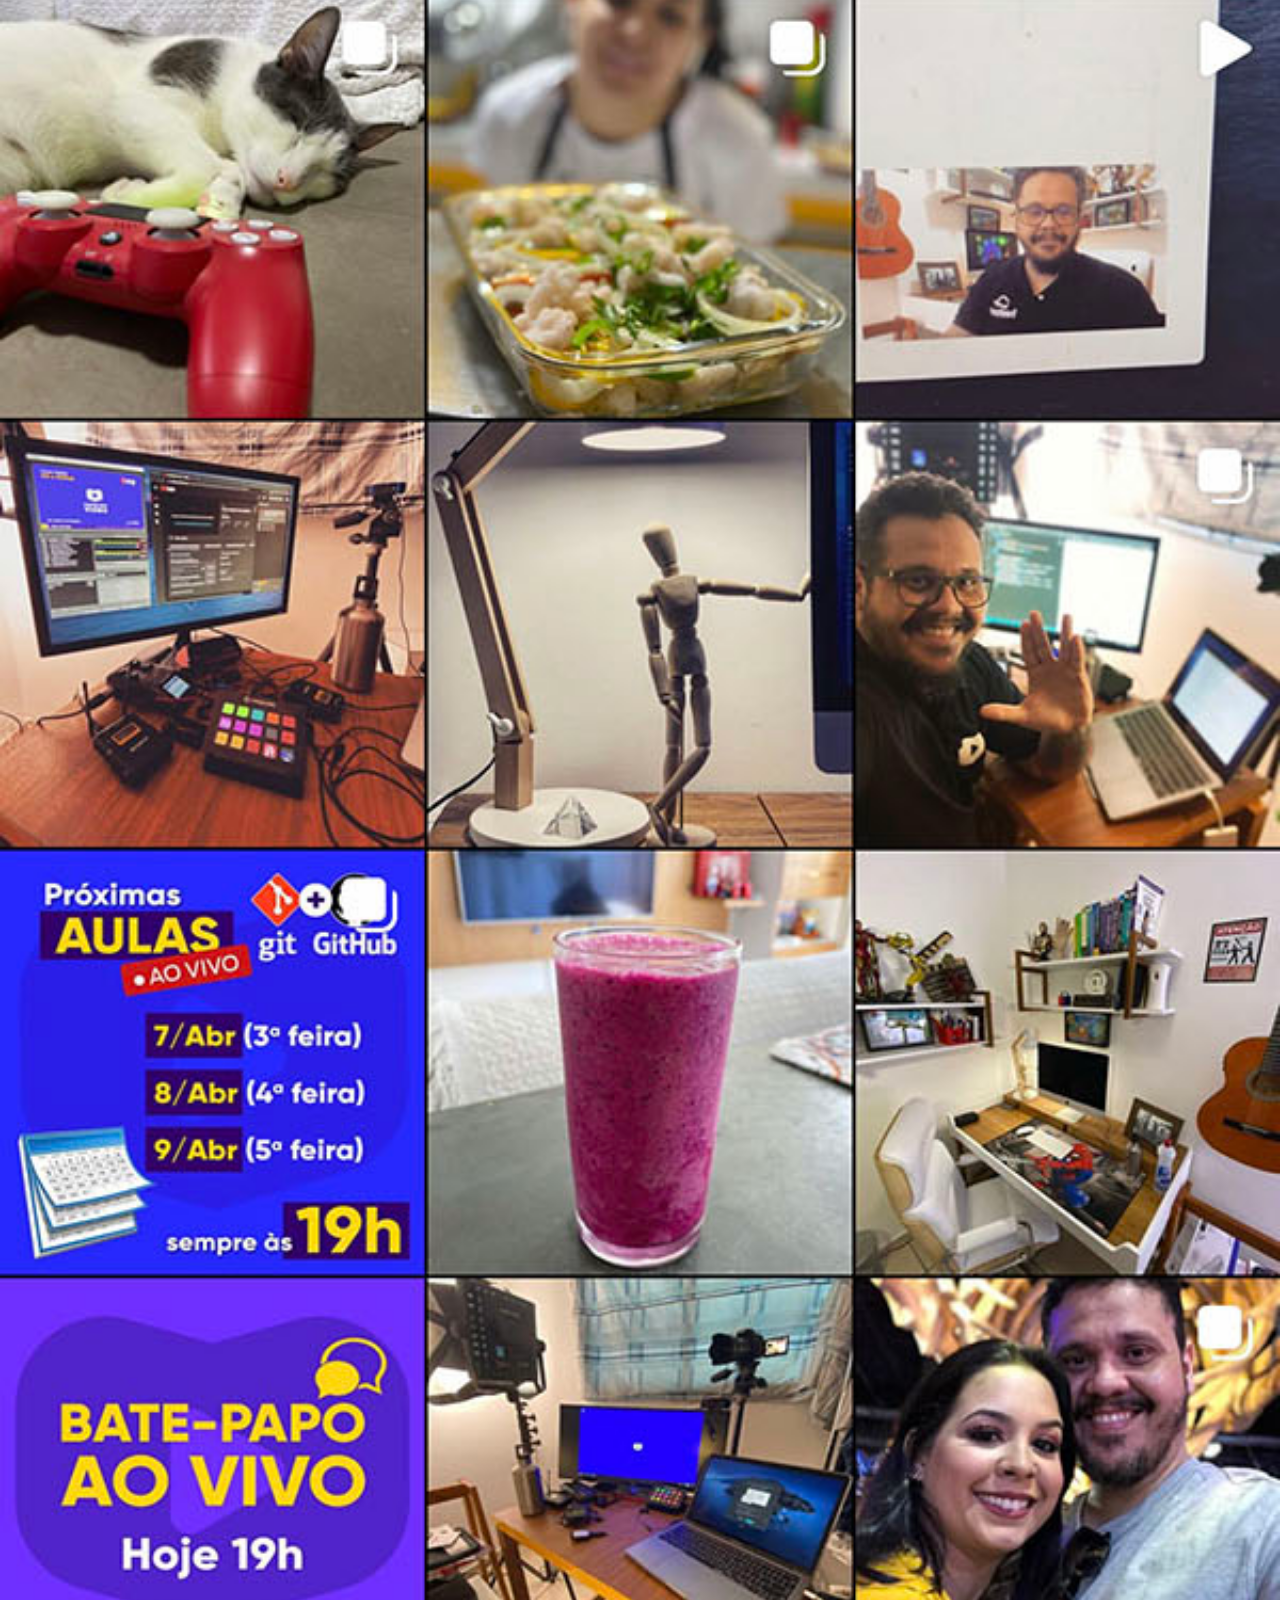
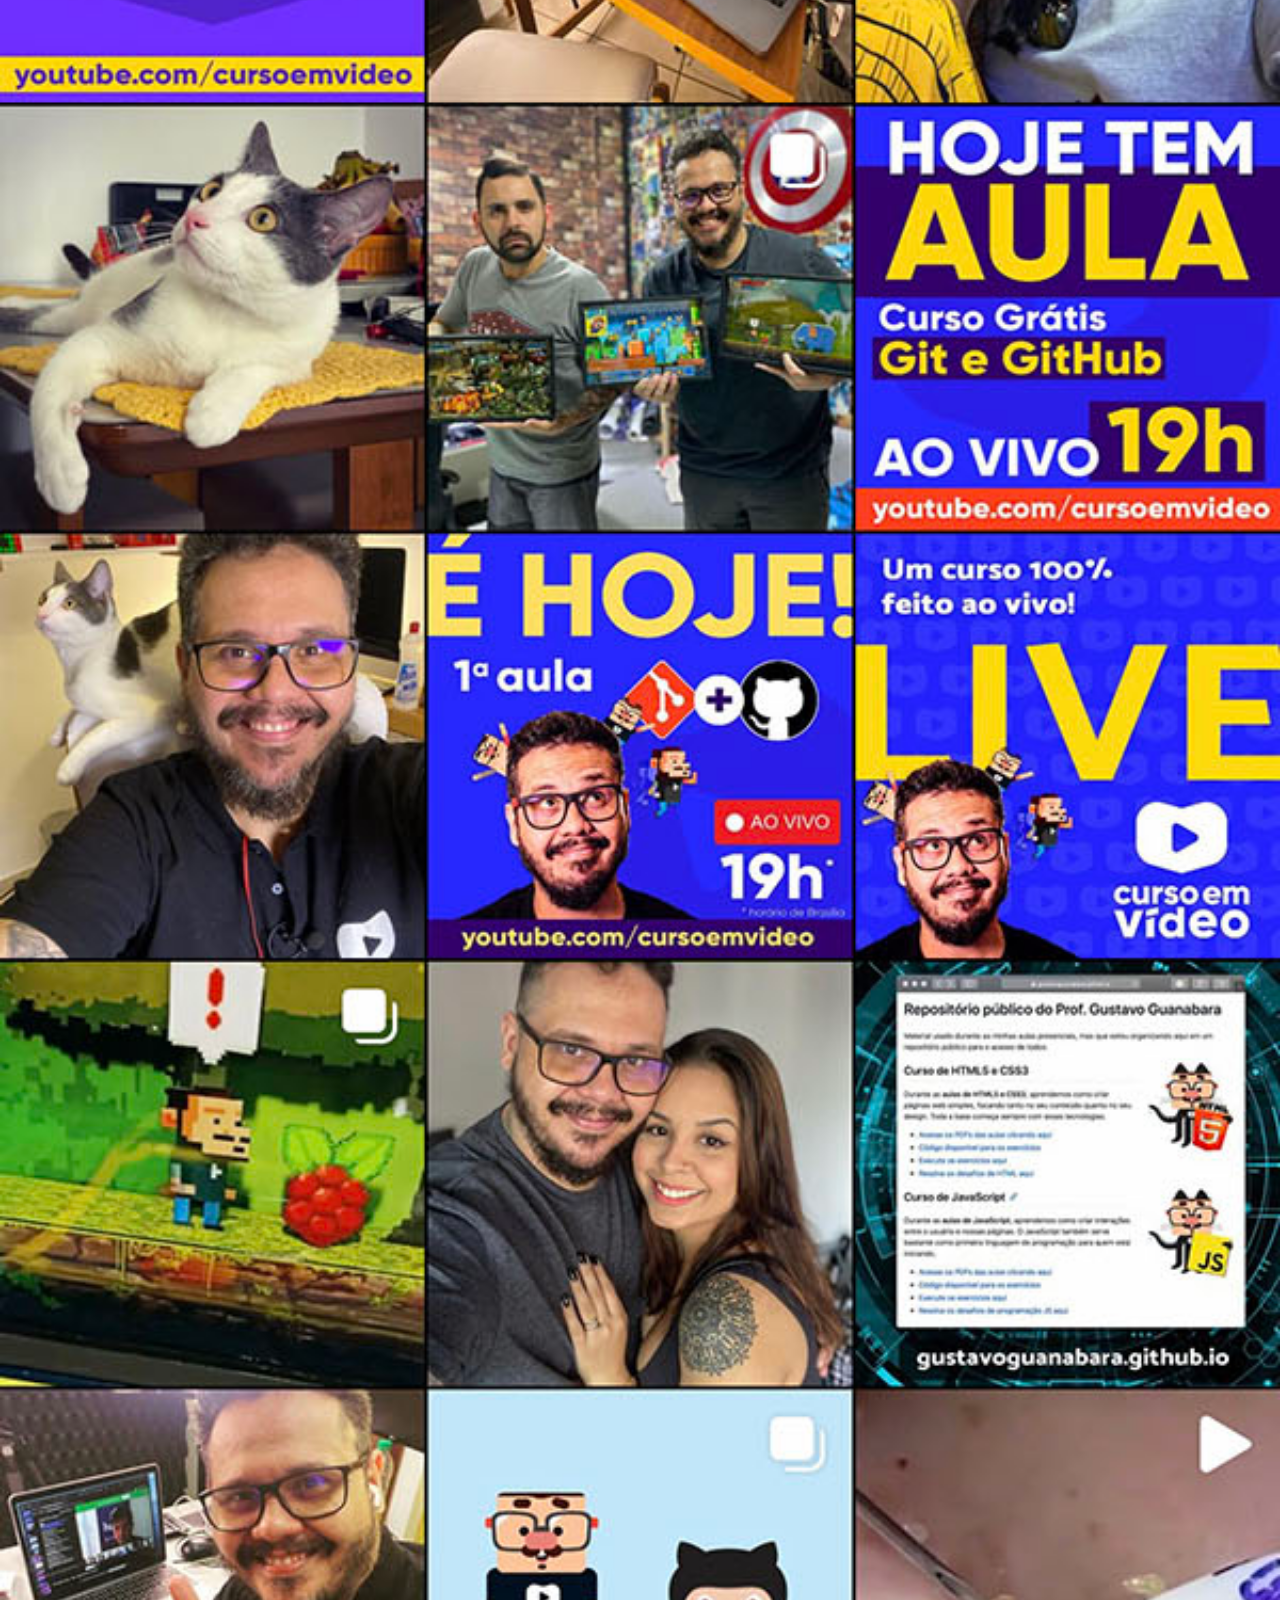
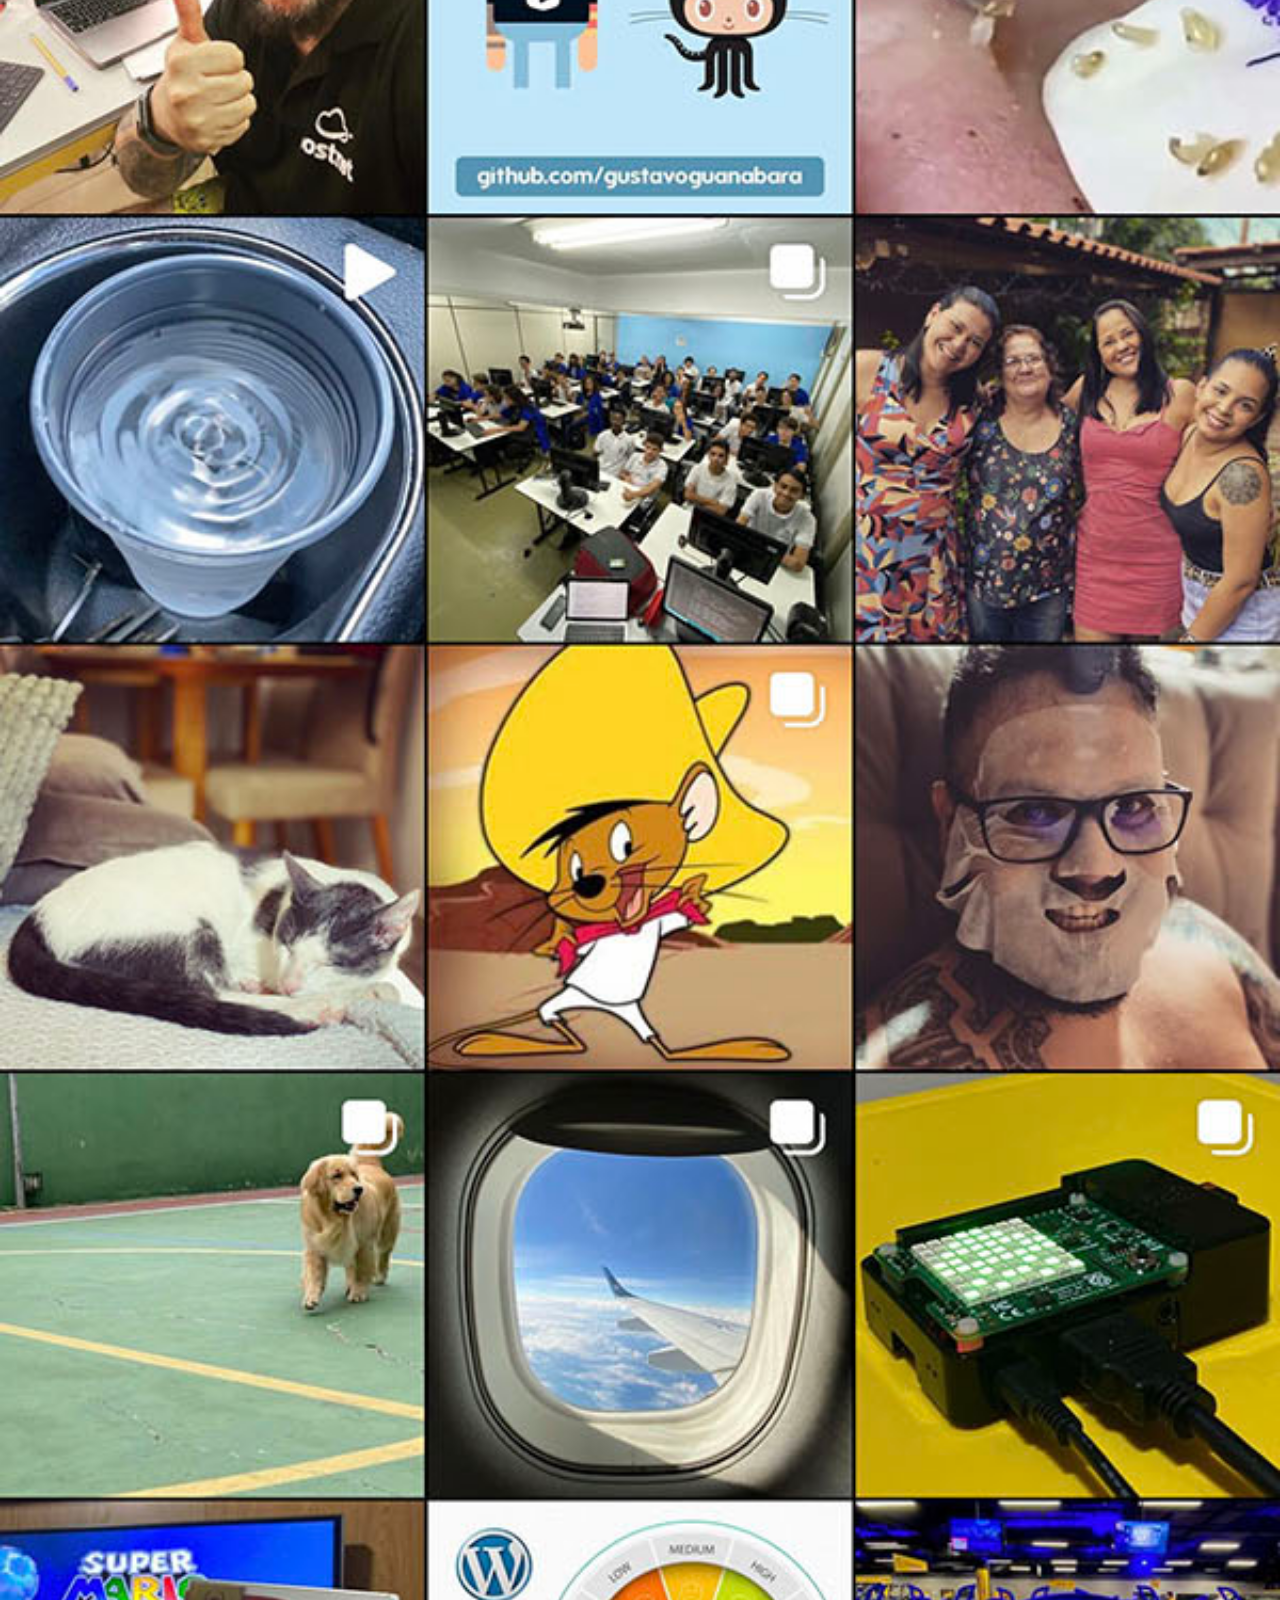
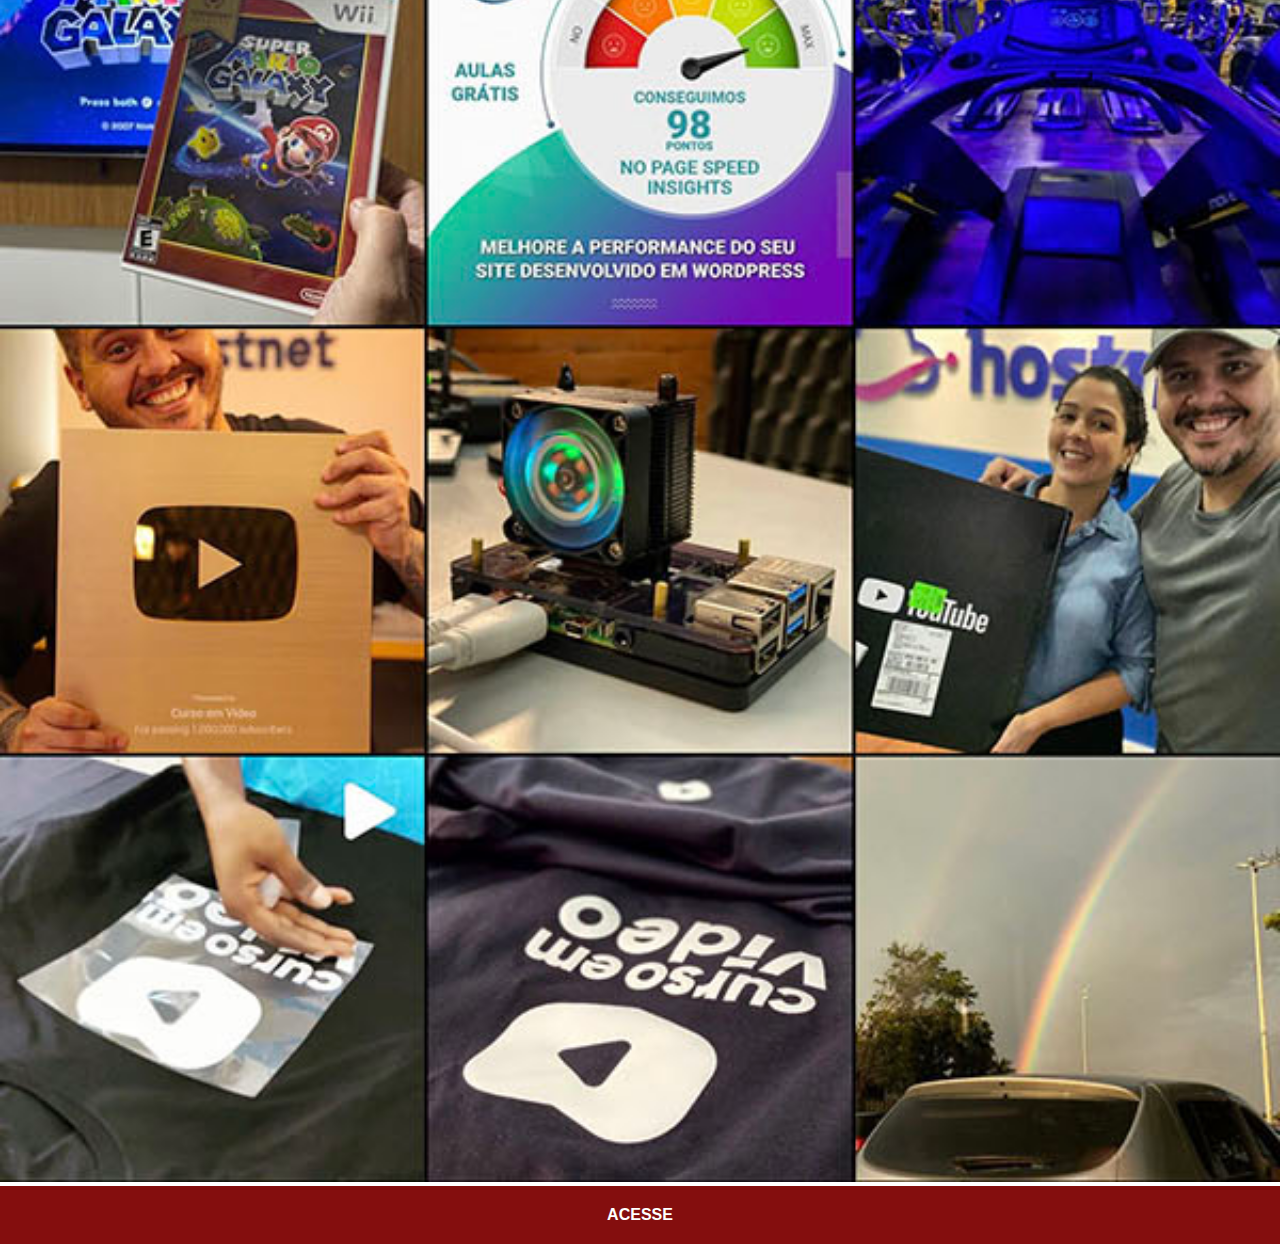
<file: instagram.html>
<!DOCTYPE html>
<html lang="en">
<head>
    <meta charset="UTF-8">
    <meta http-equiv="X-UA-Compatible" content="IE=edge">
    <meta name="viewport" content="width=device-width, initial-scale=1.0">
    <title>instagram</title>
    <link rel="stylesheet" href="css/social.css">

</head>
<body>
    <img src="imagens/tela-instagram.jpg" alt="github">
    <a href="https://www.instagram.com/gustavoguanabara/" target="_blank">ACESSE</a>
</body>
</html>
</file>
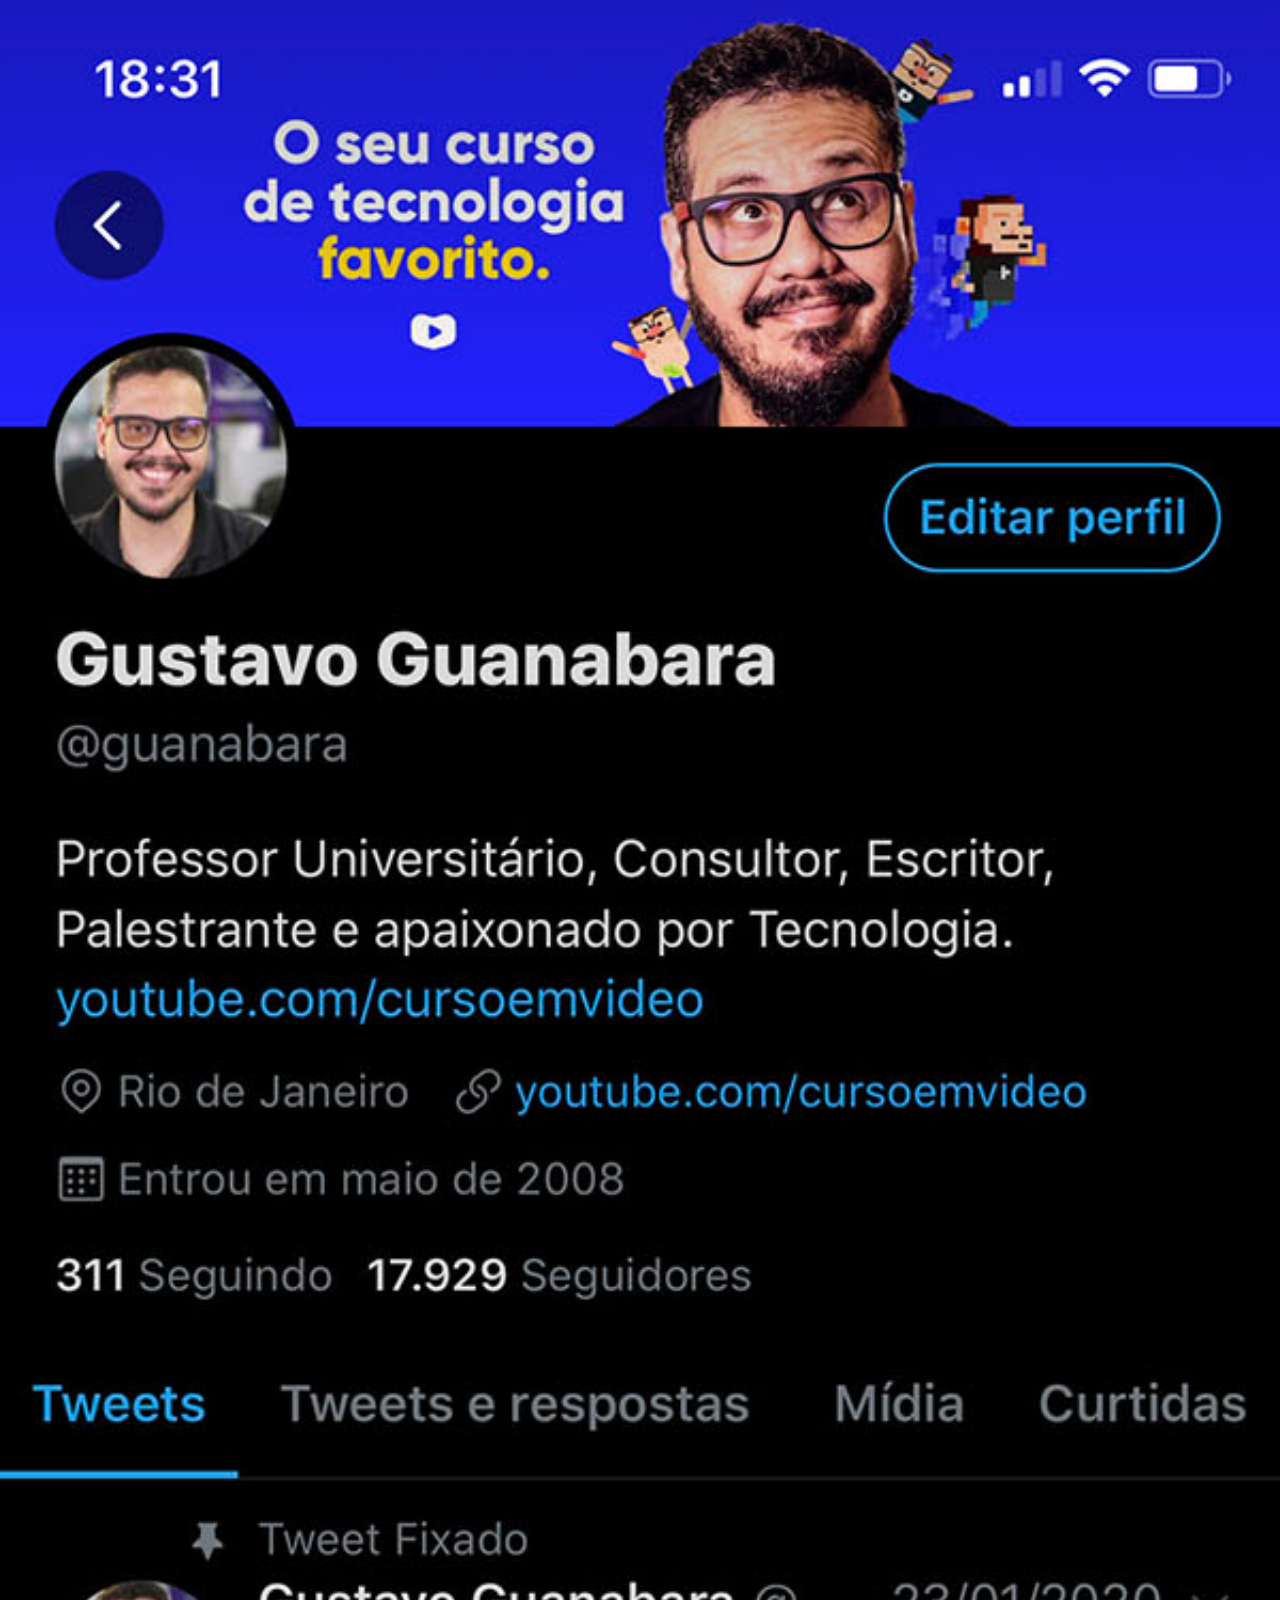
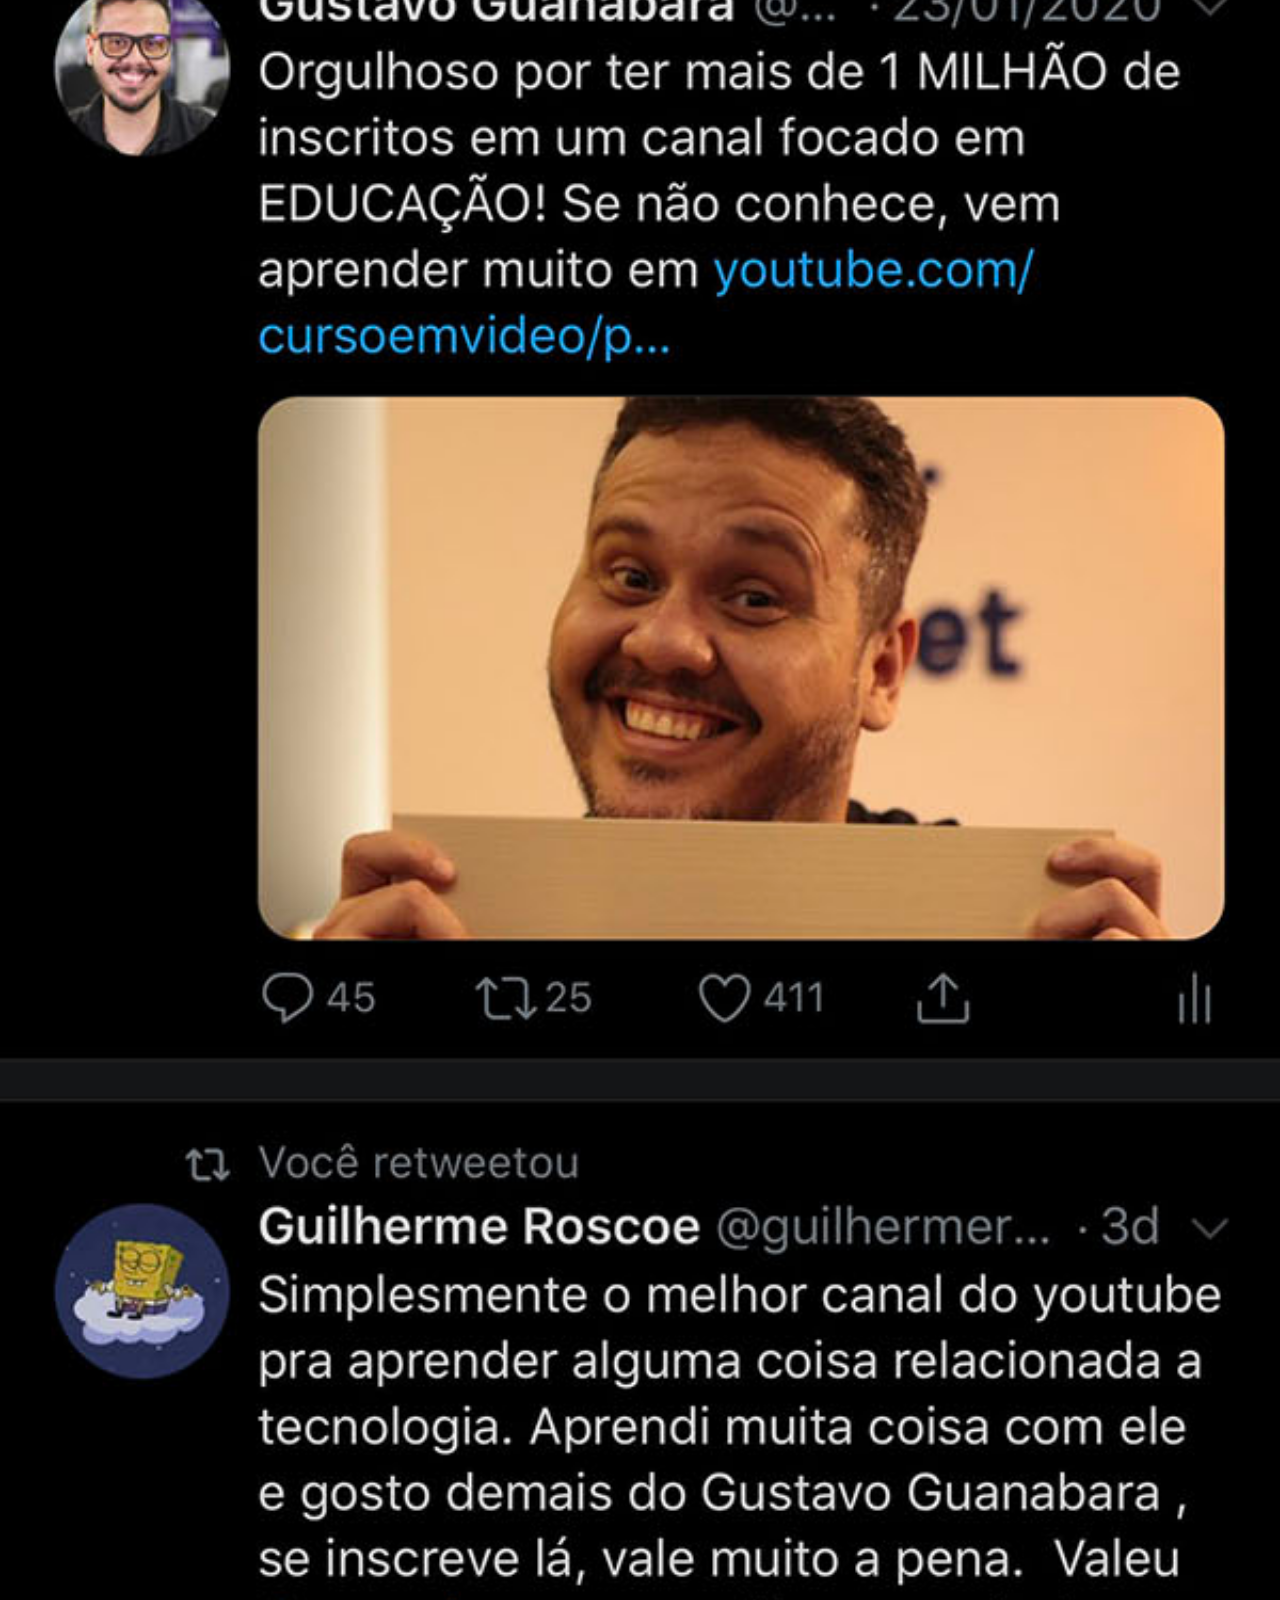
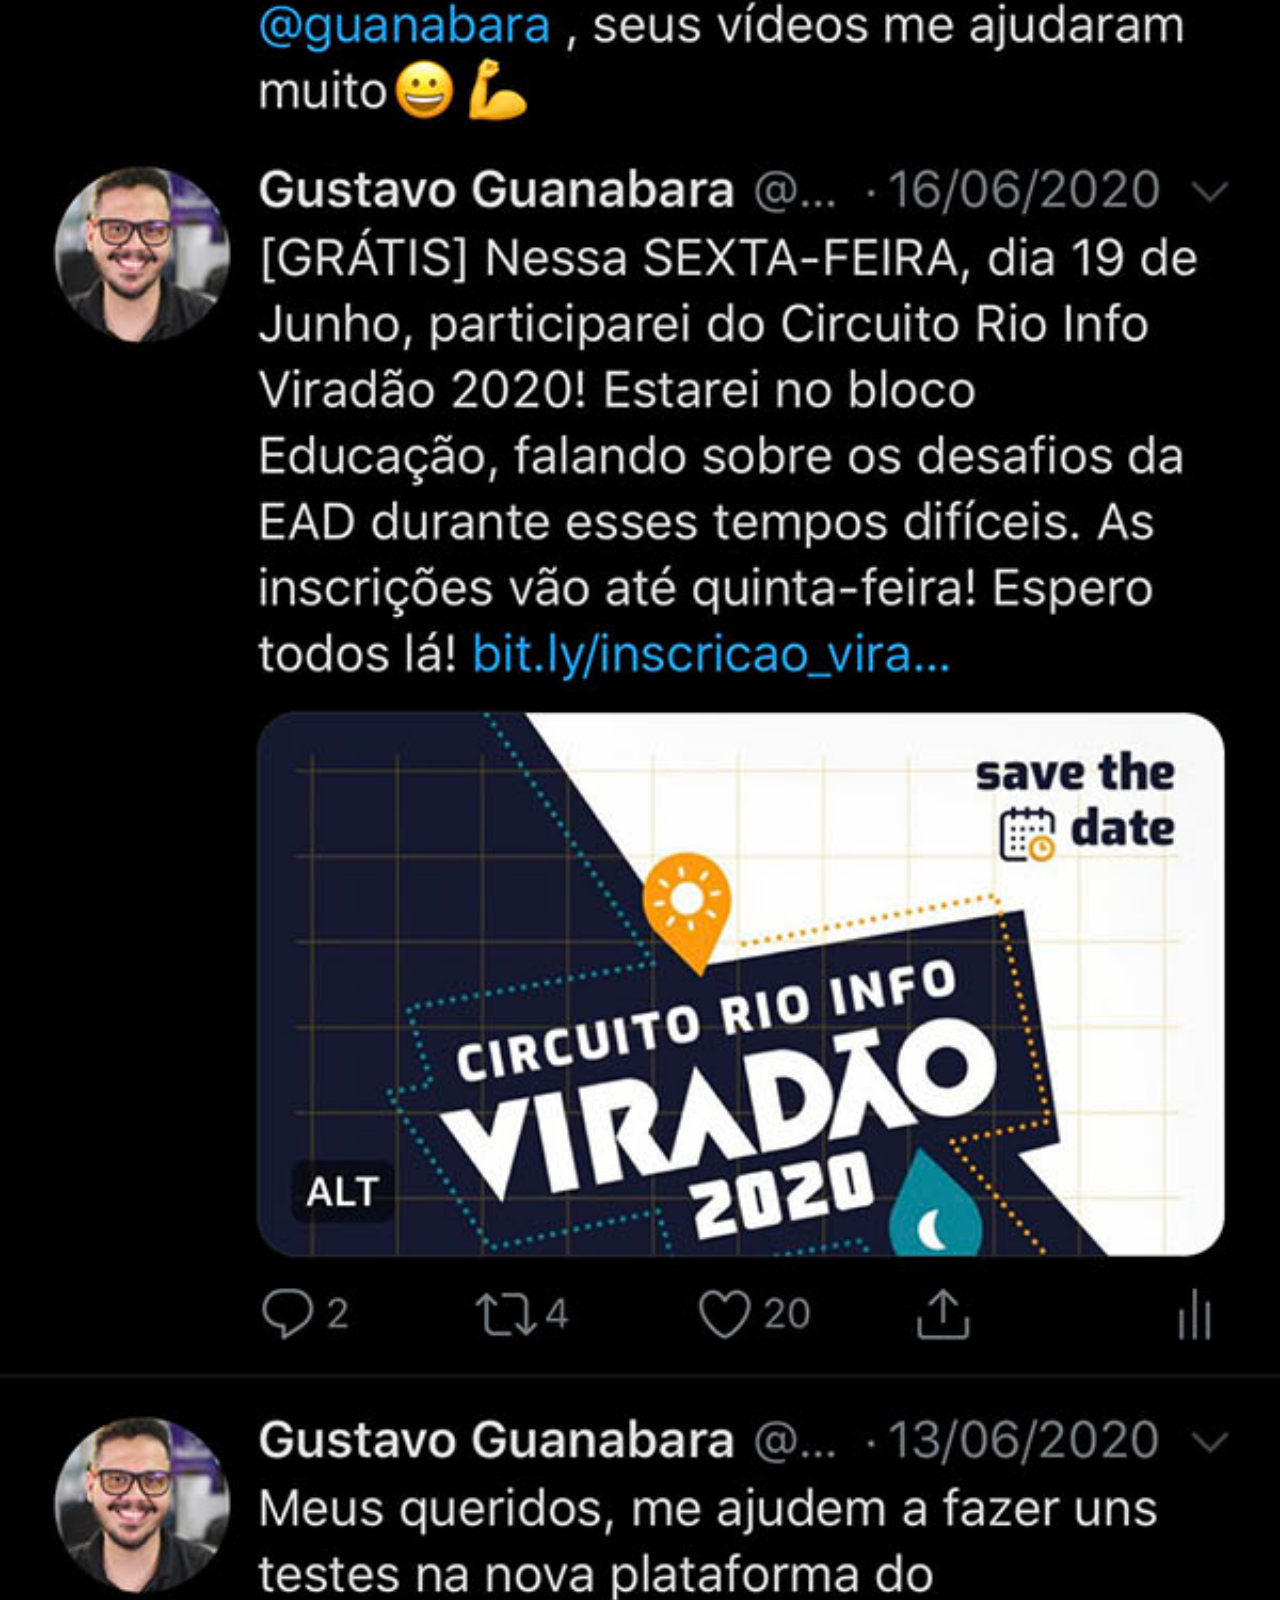
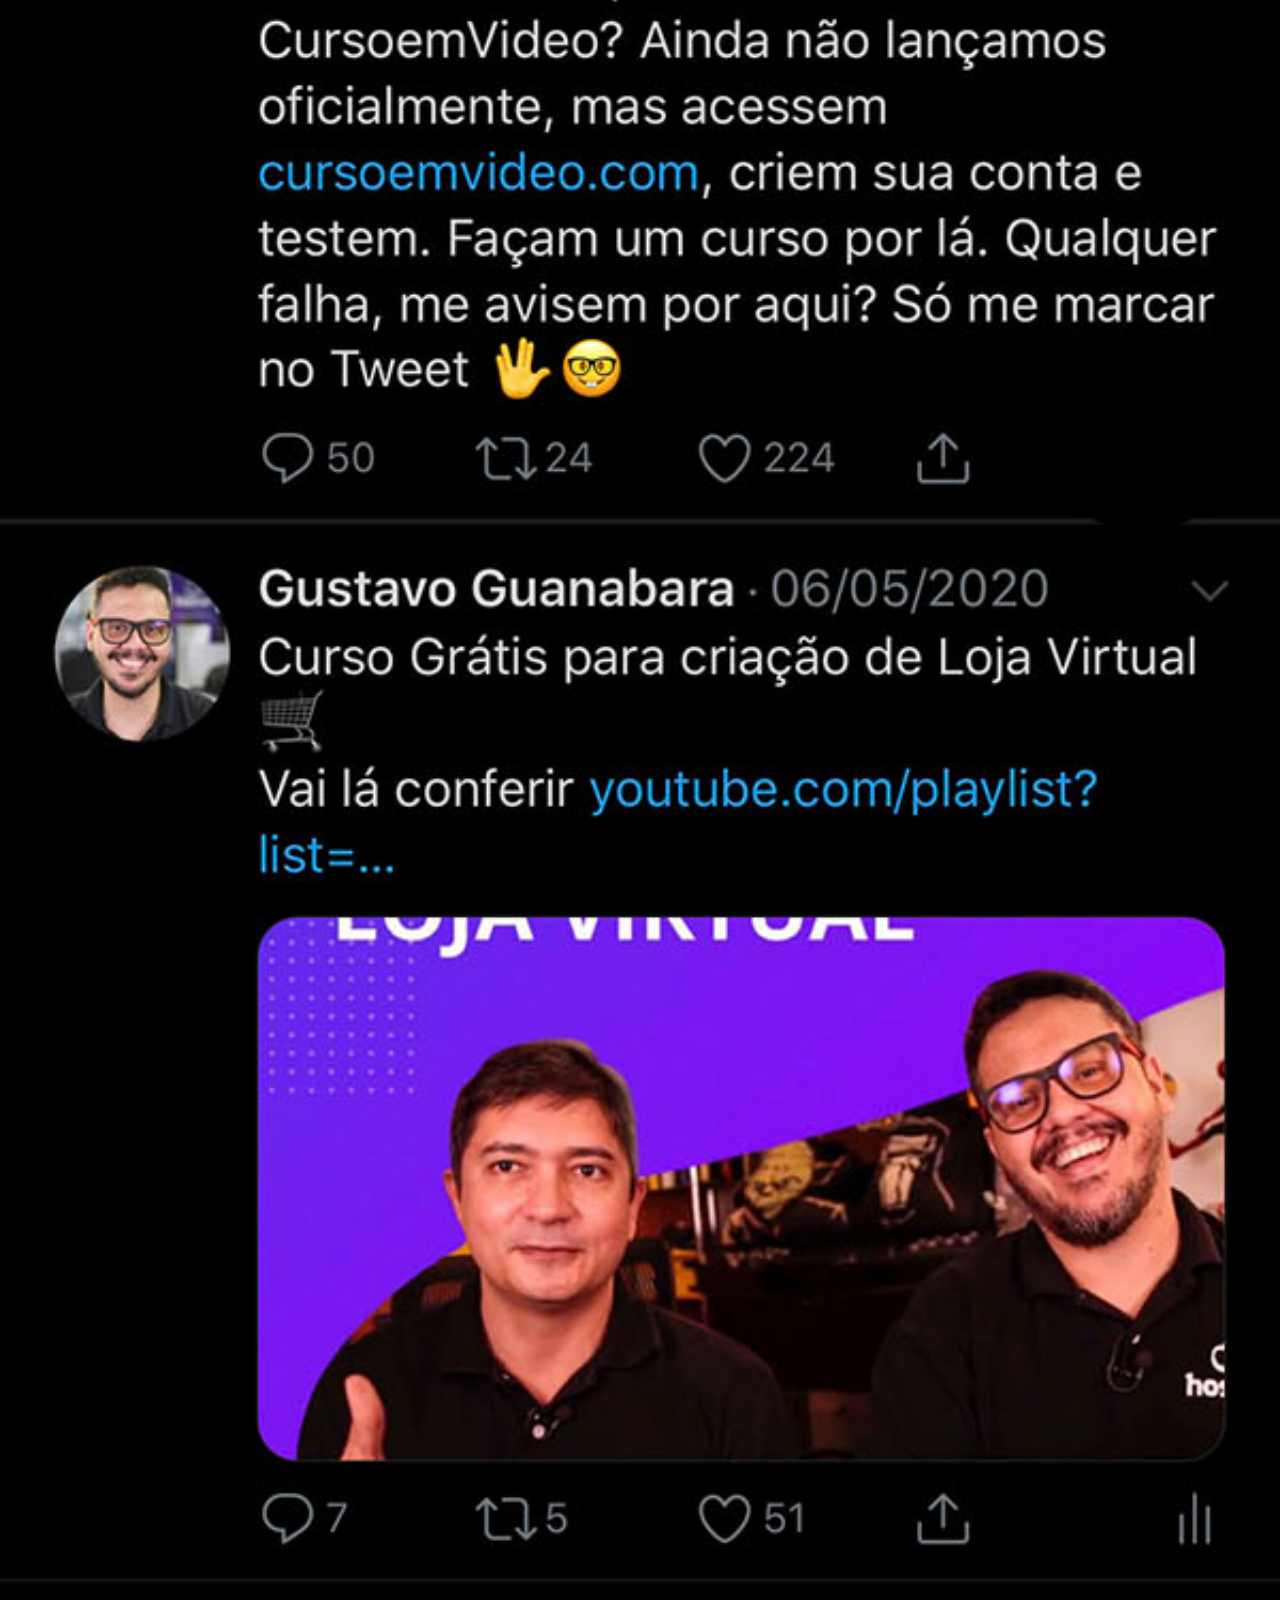
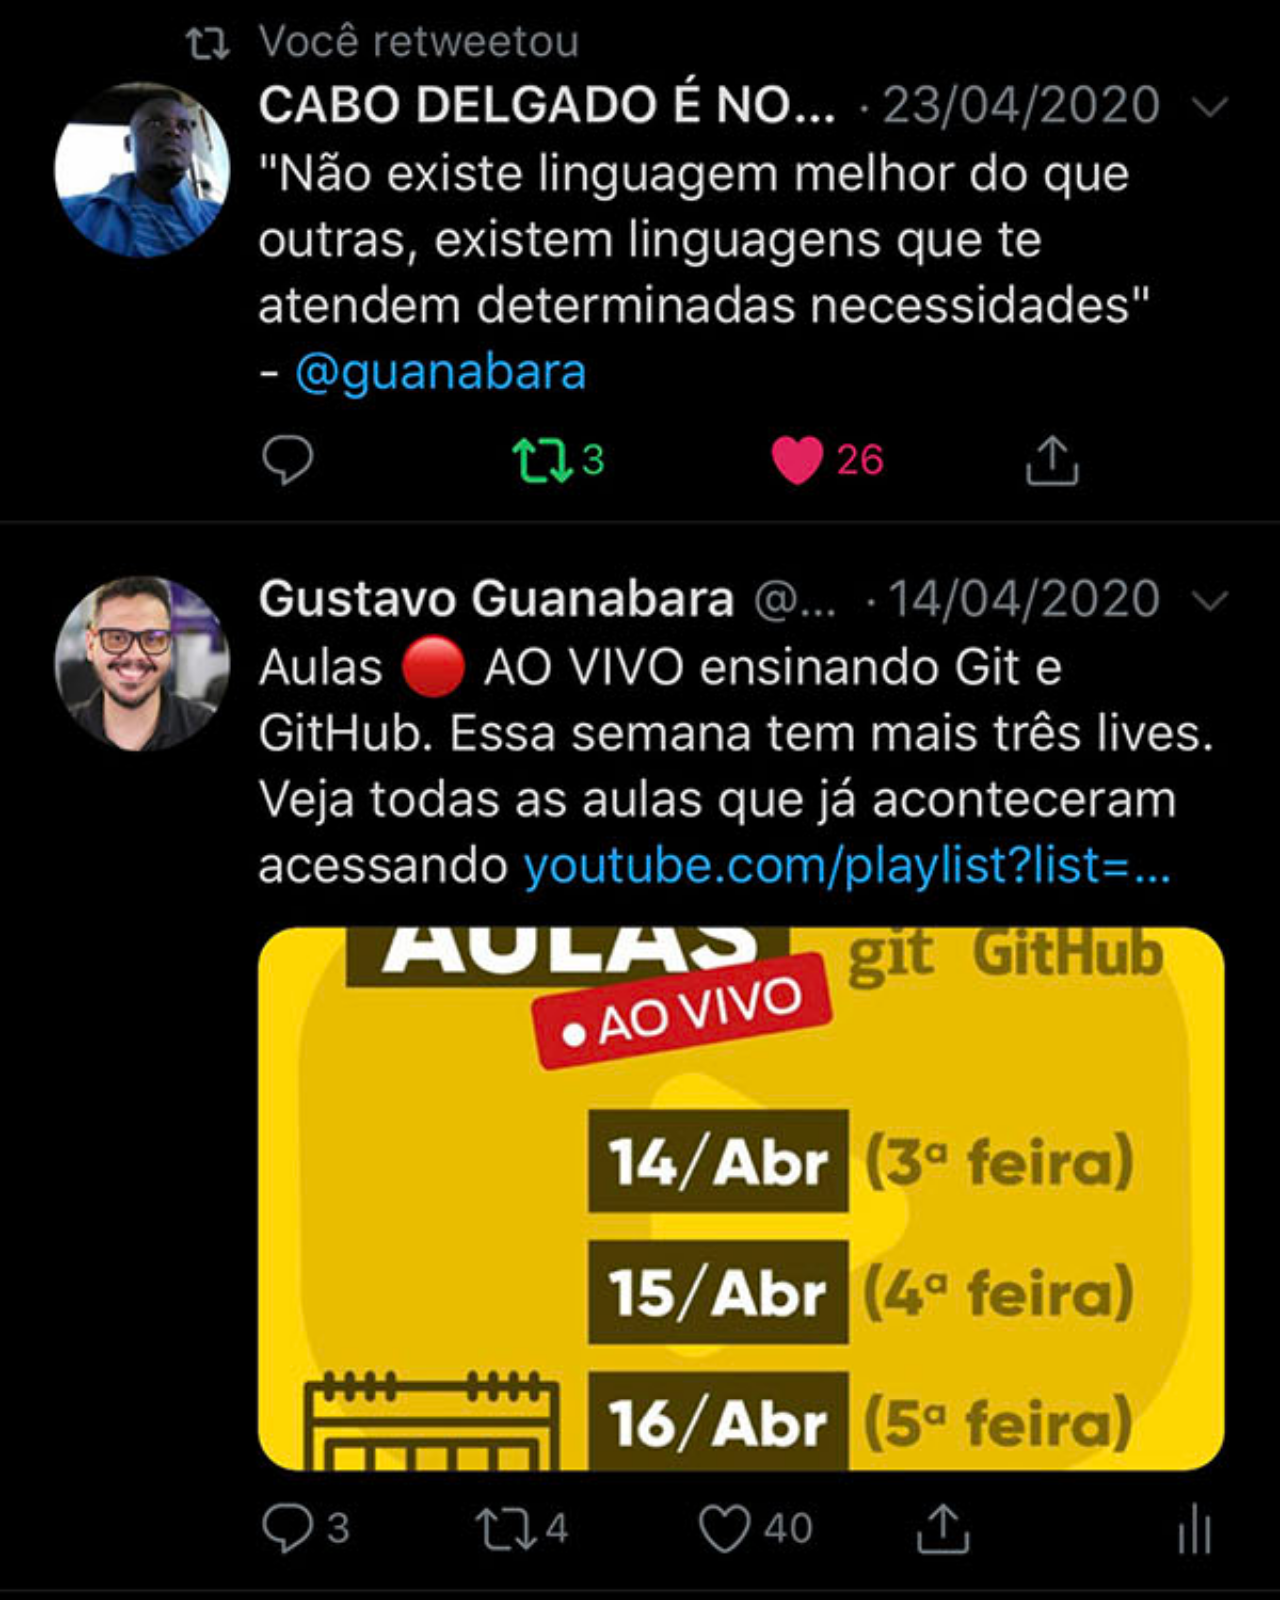
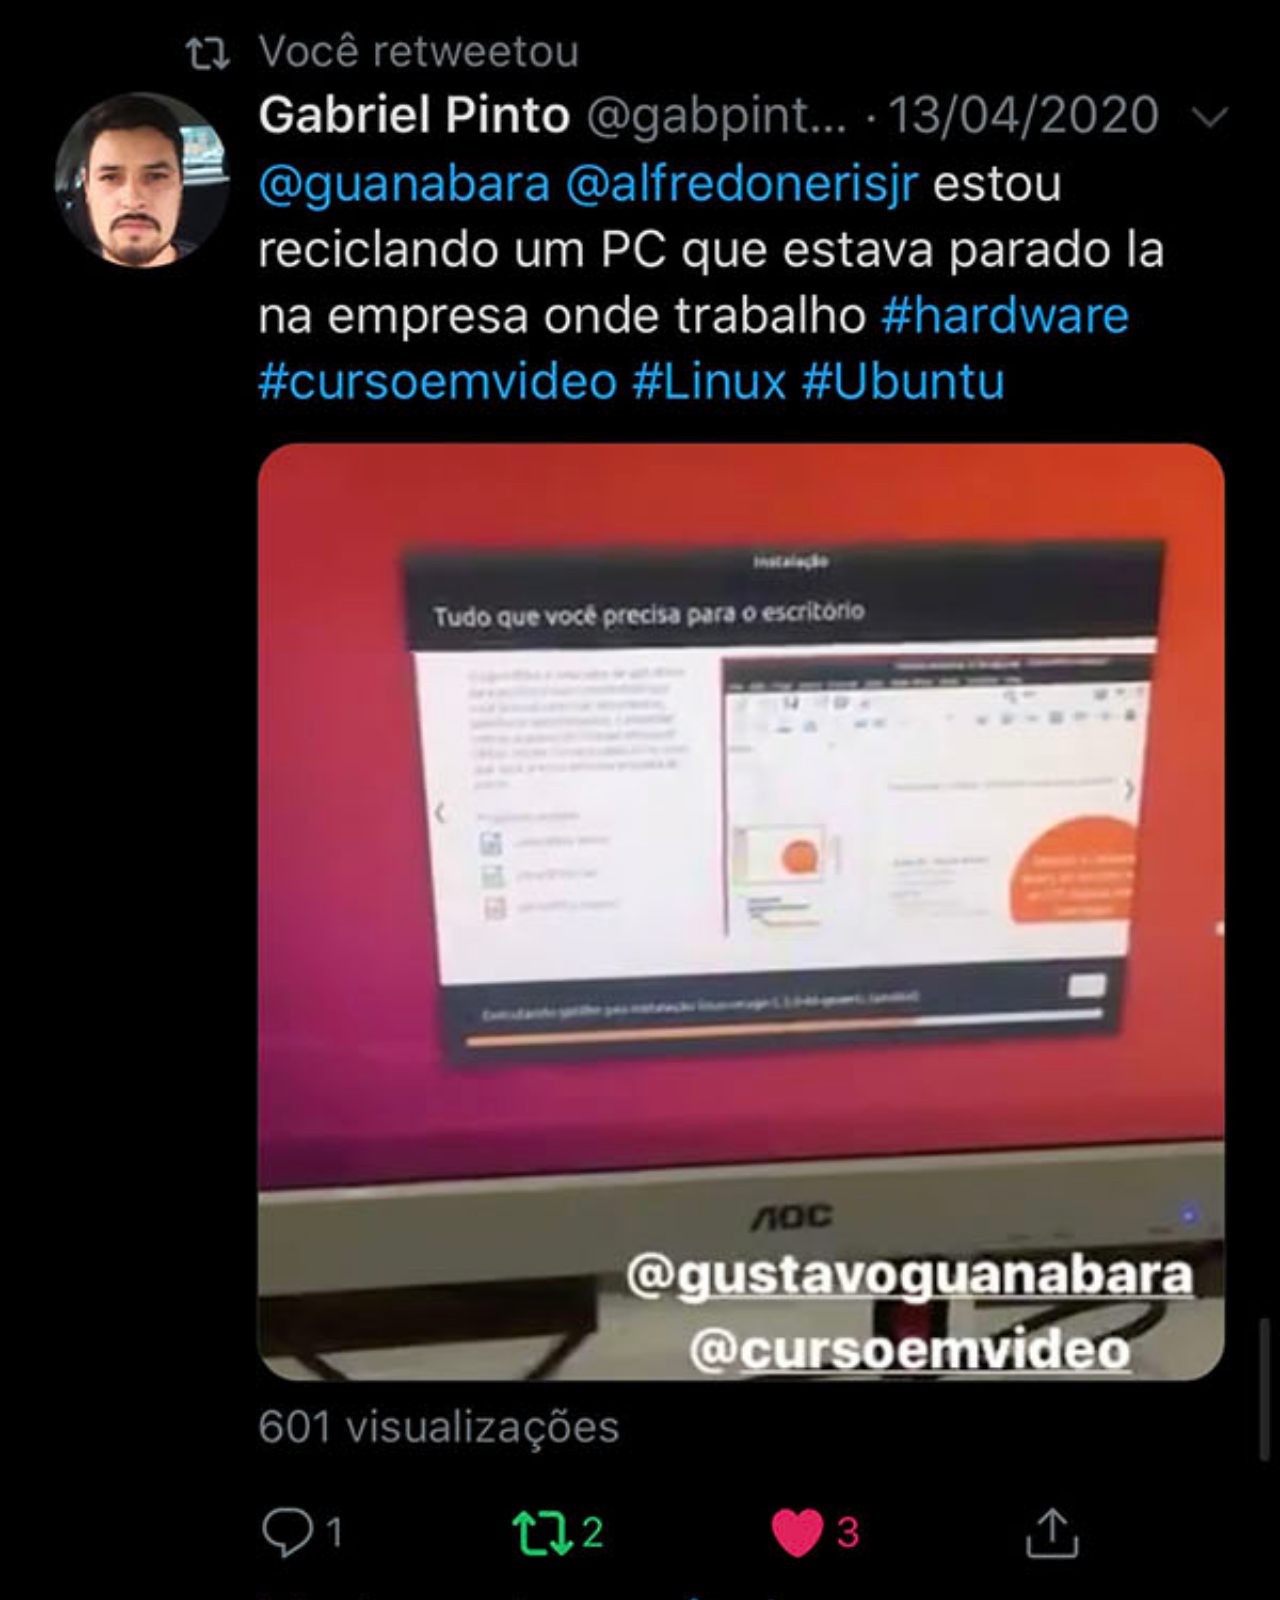
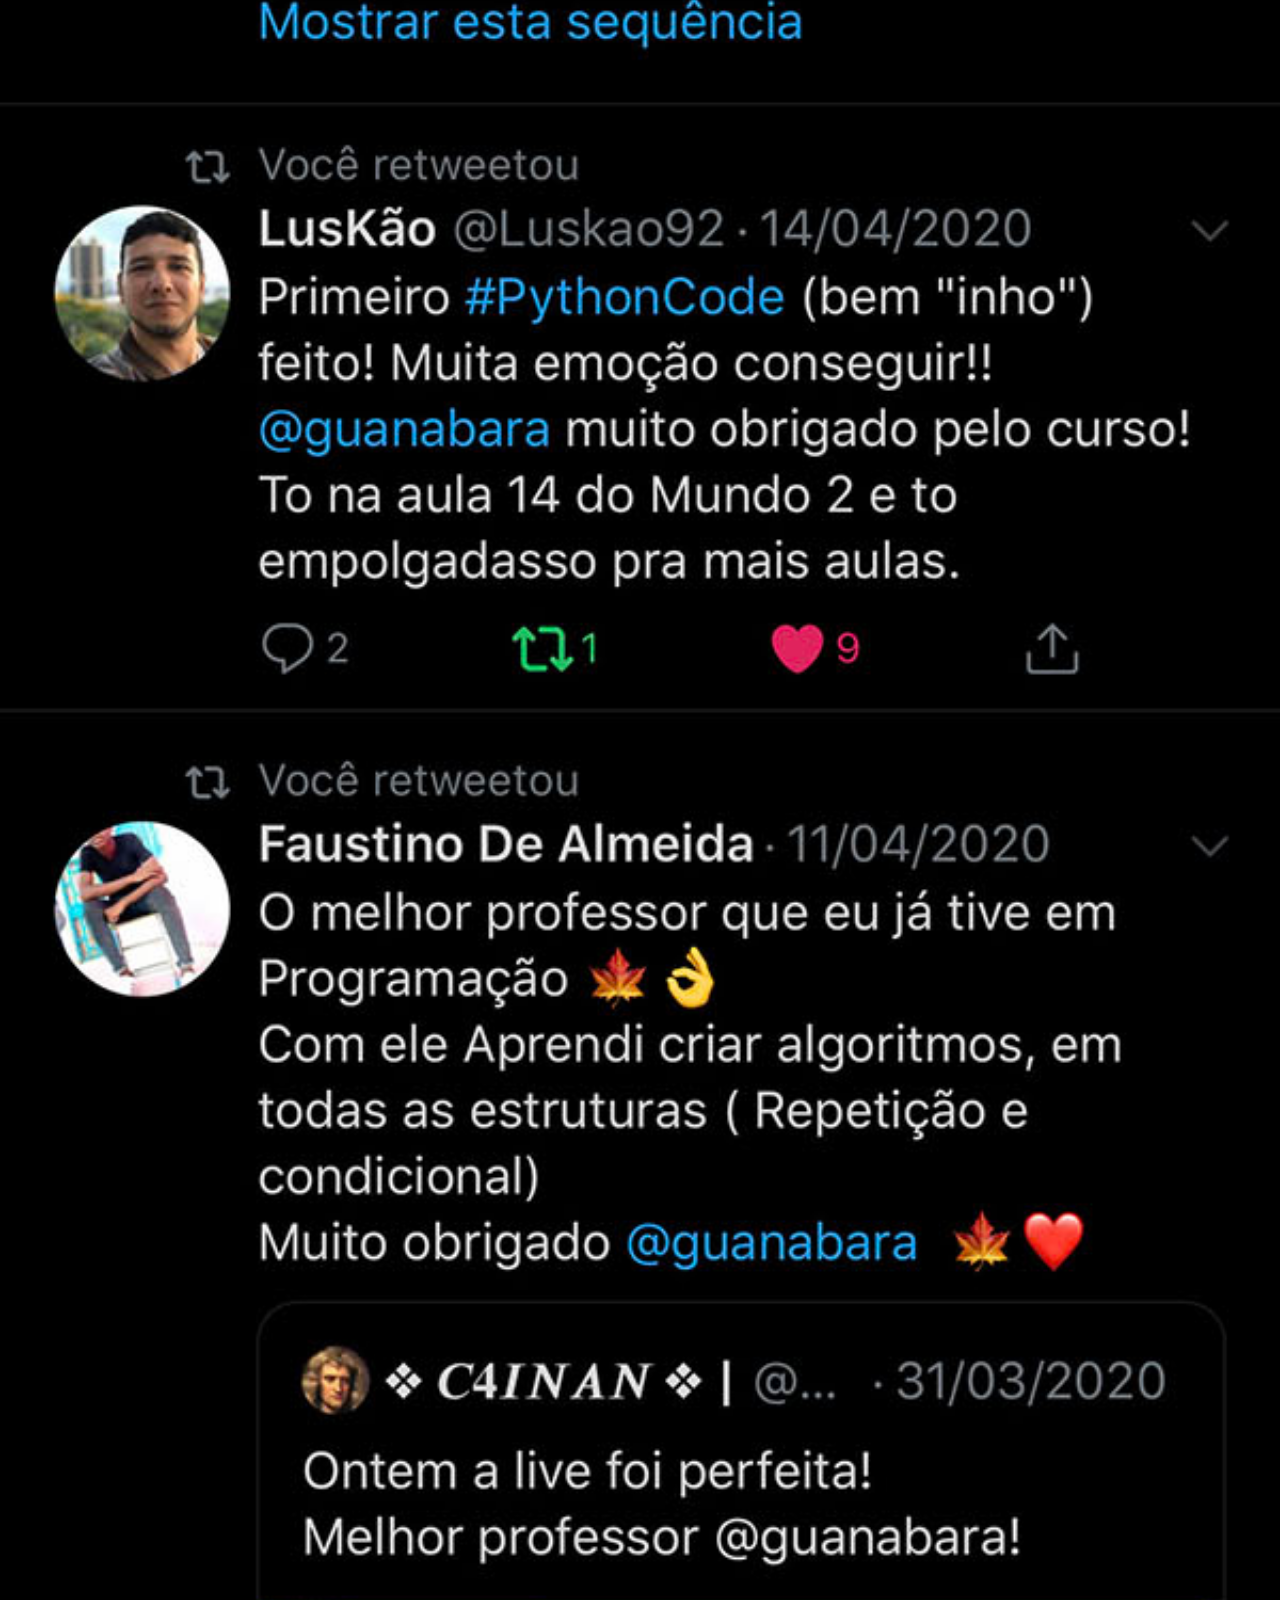
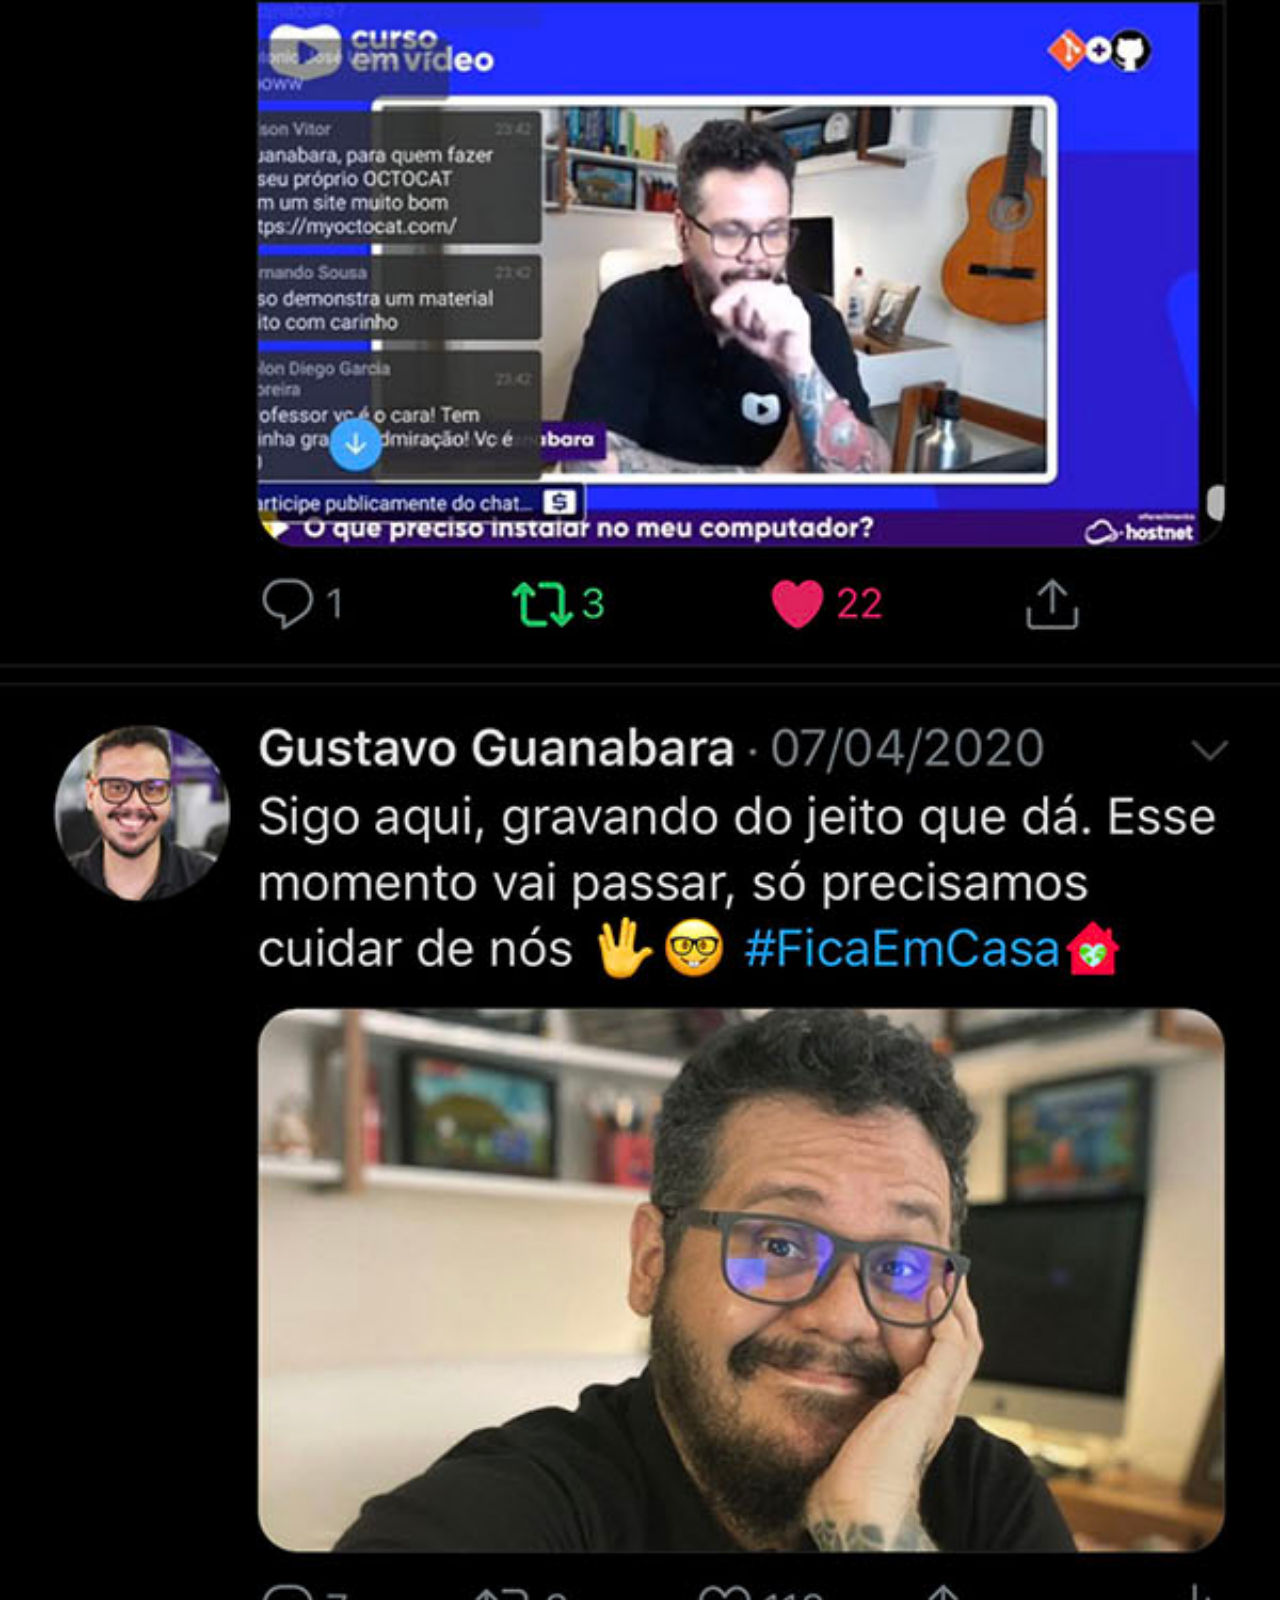
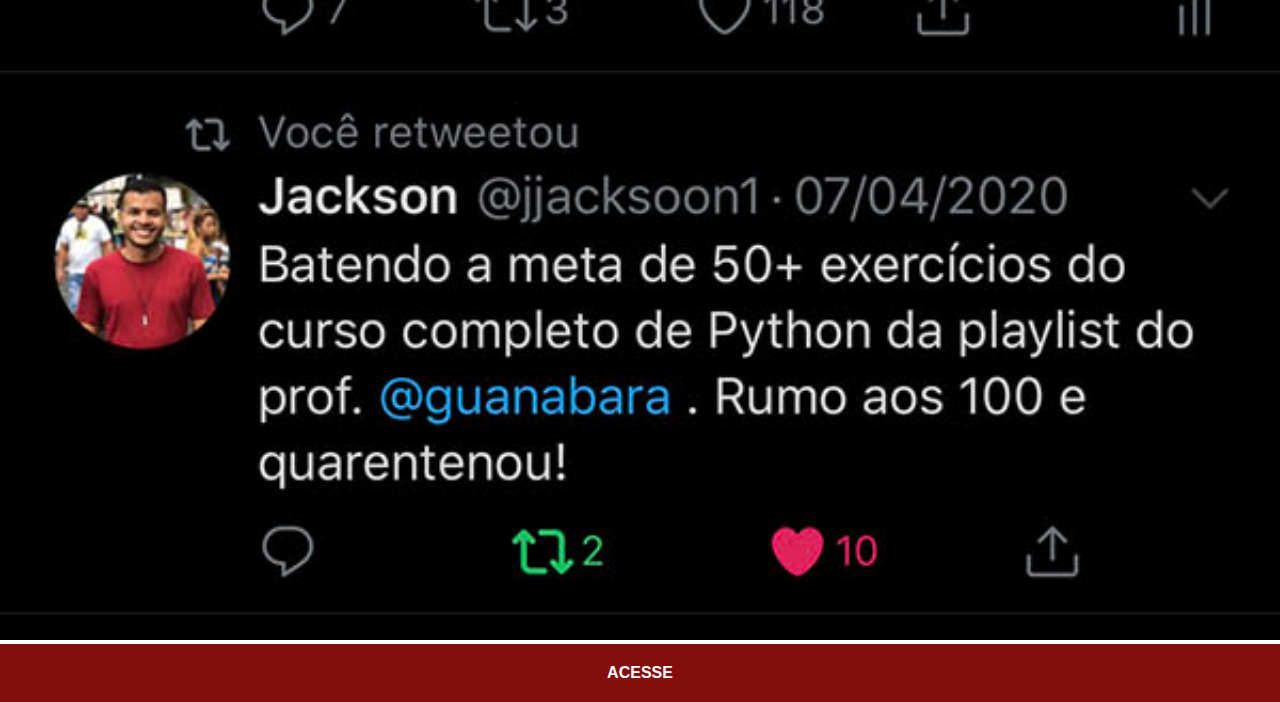
<file: twitter.html>
<!DOCTYPE html>
<html lang="en">
<head>
    <meta charset="UTF-8">
    <meta http-equiv="X-UA-Compatible" content="IE=edge">
    <meta name="viewport" content="width=device-width, initial-scale=1.0">
    <title>twitter</title>
    <link rel="stylesheet" href="css/social.css">

</head>
<body>
    <img src="imagens/tela-twitter.jpg" alt="twitter">
    <a href="https://twitter.com/guanabara?ref_src=twsrc%5Egoogle%7Ctwcamp%5Eserp%7Ctwgr%5Eauthor" target="_blank">ACESSE</a>
</body>
</html>
</file>
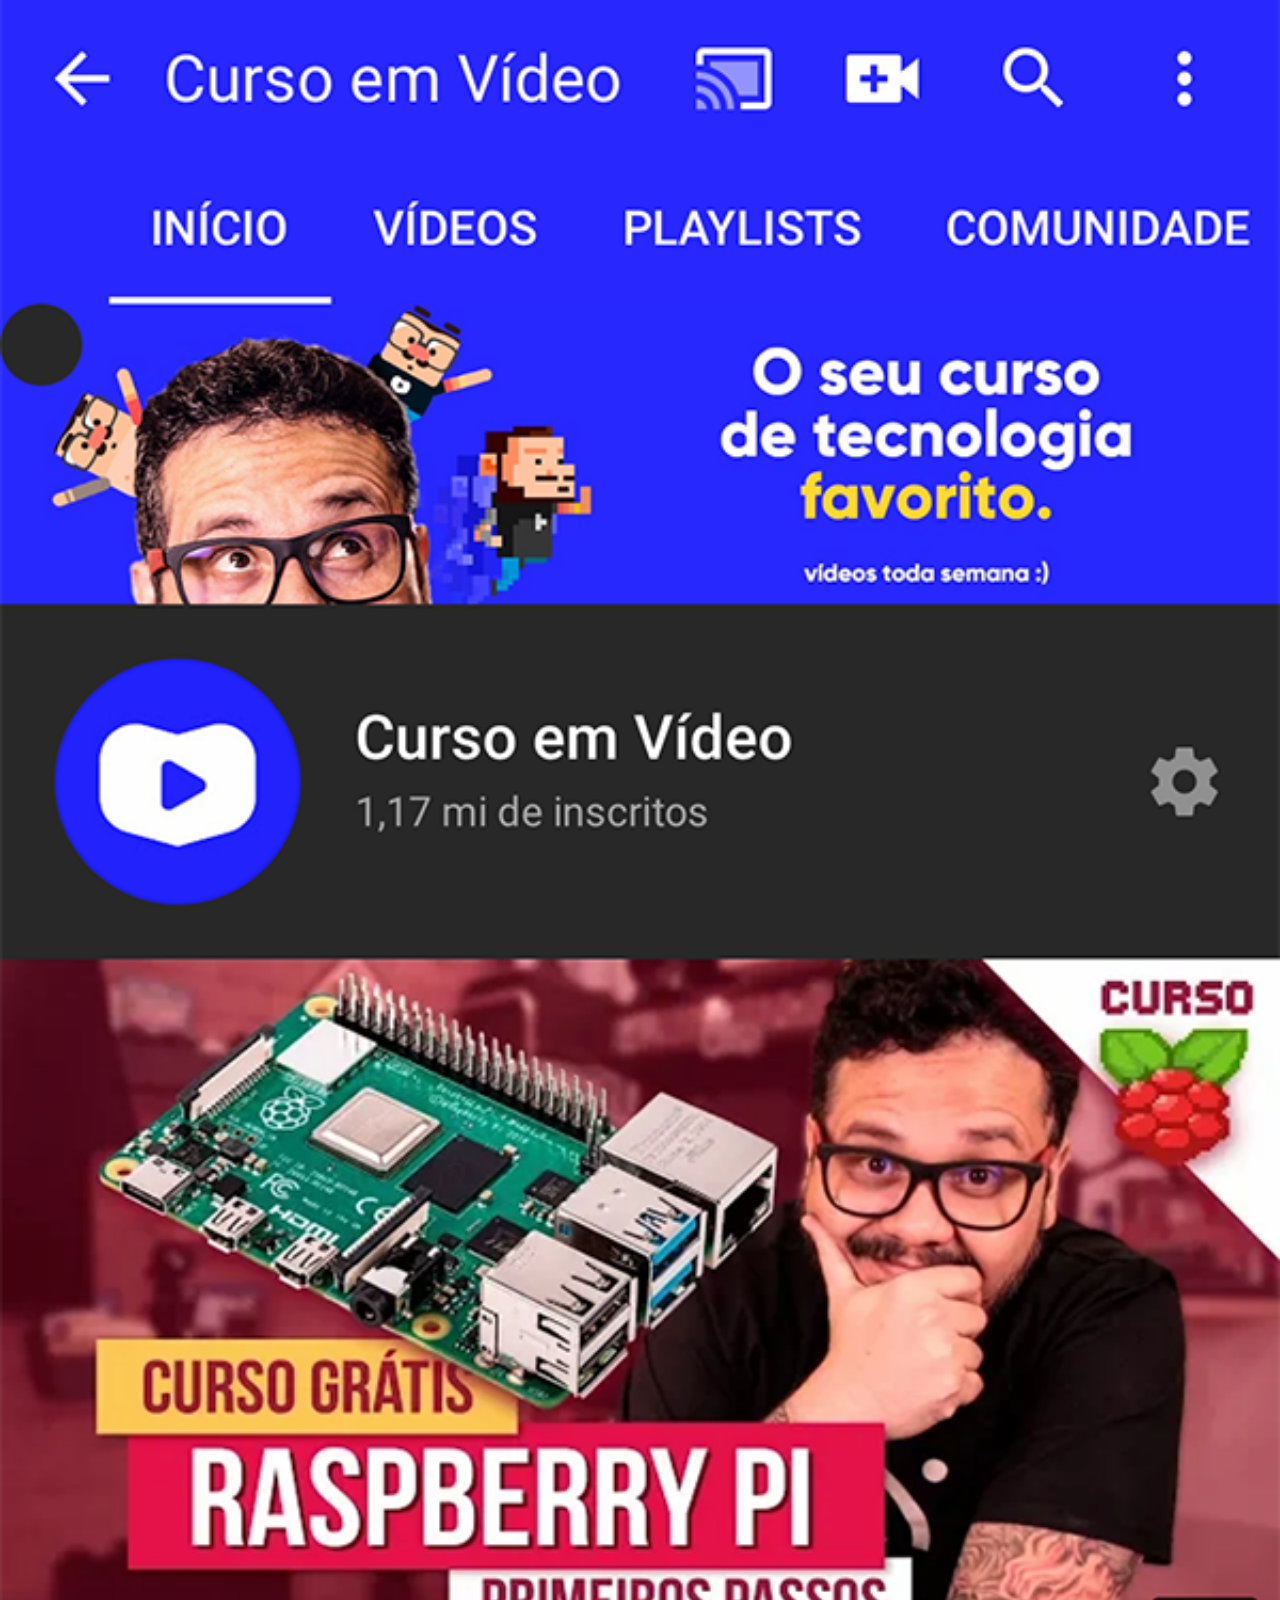
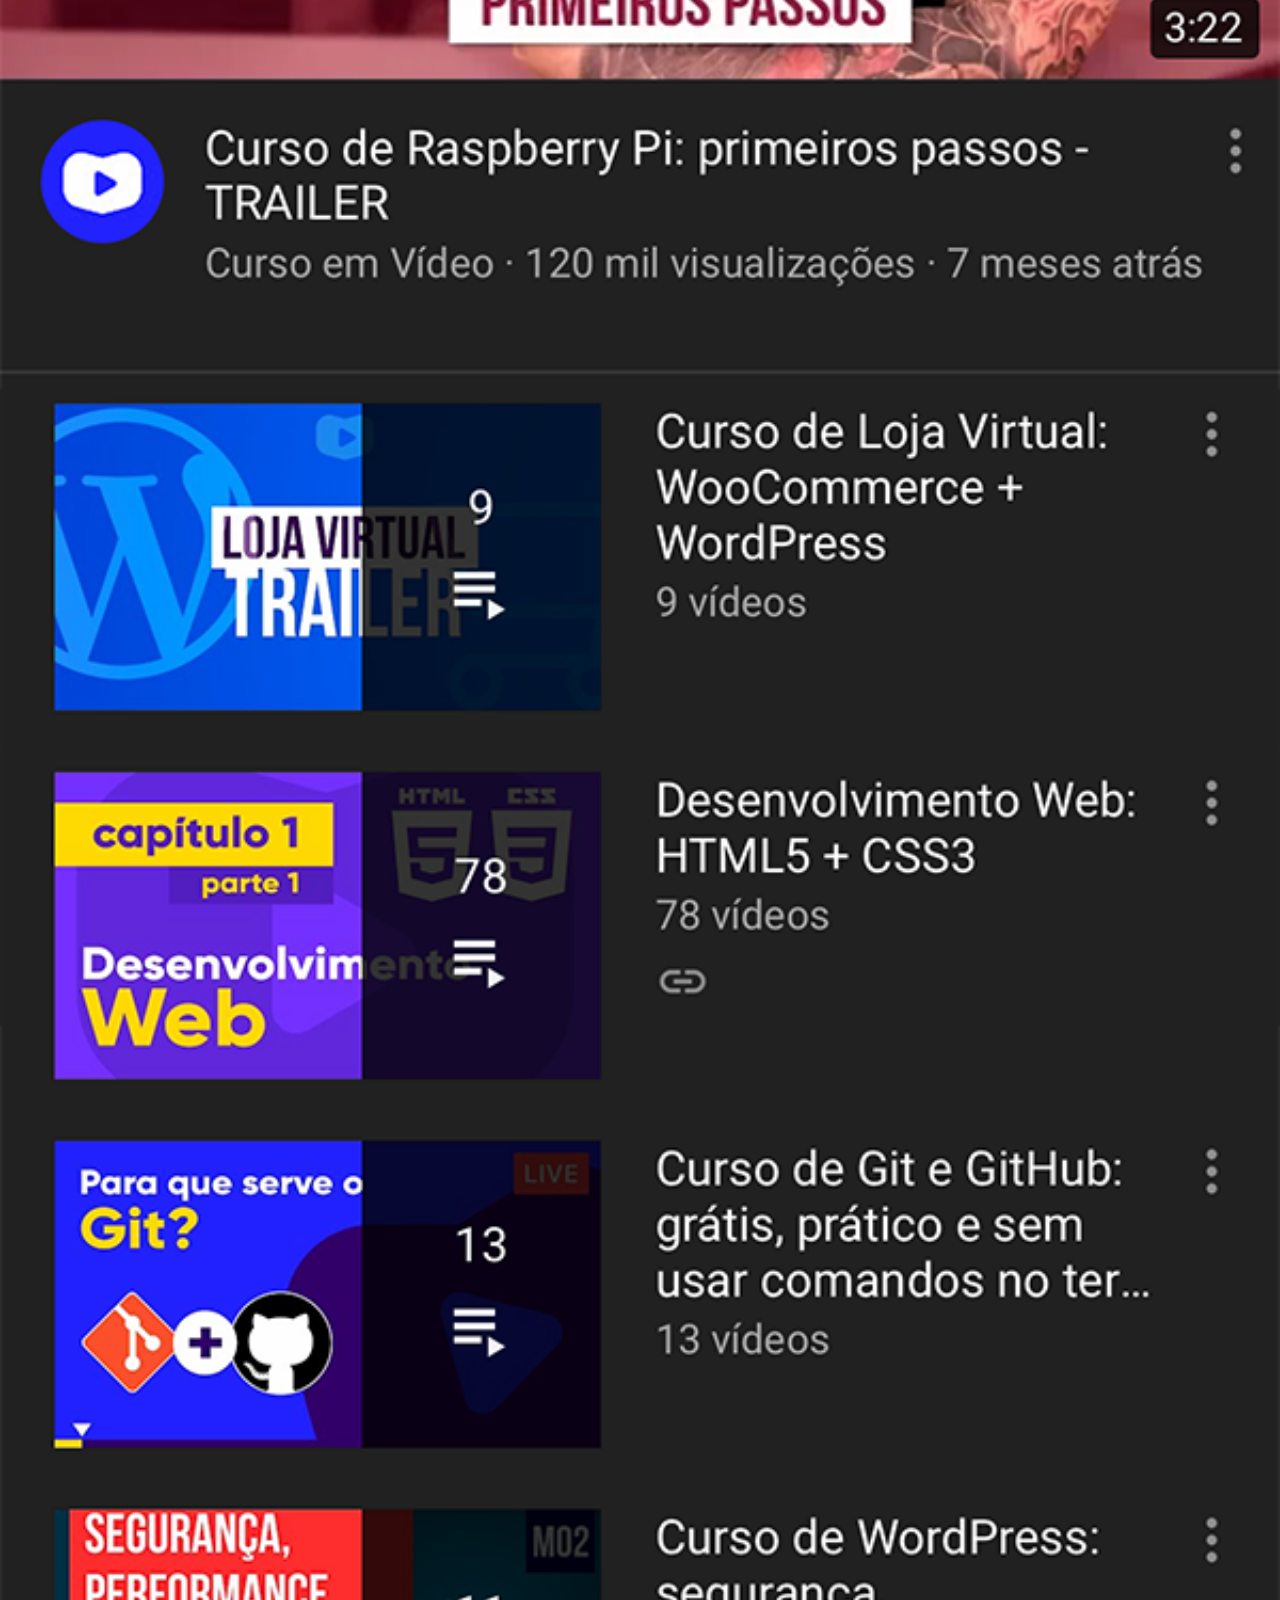
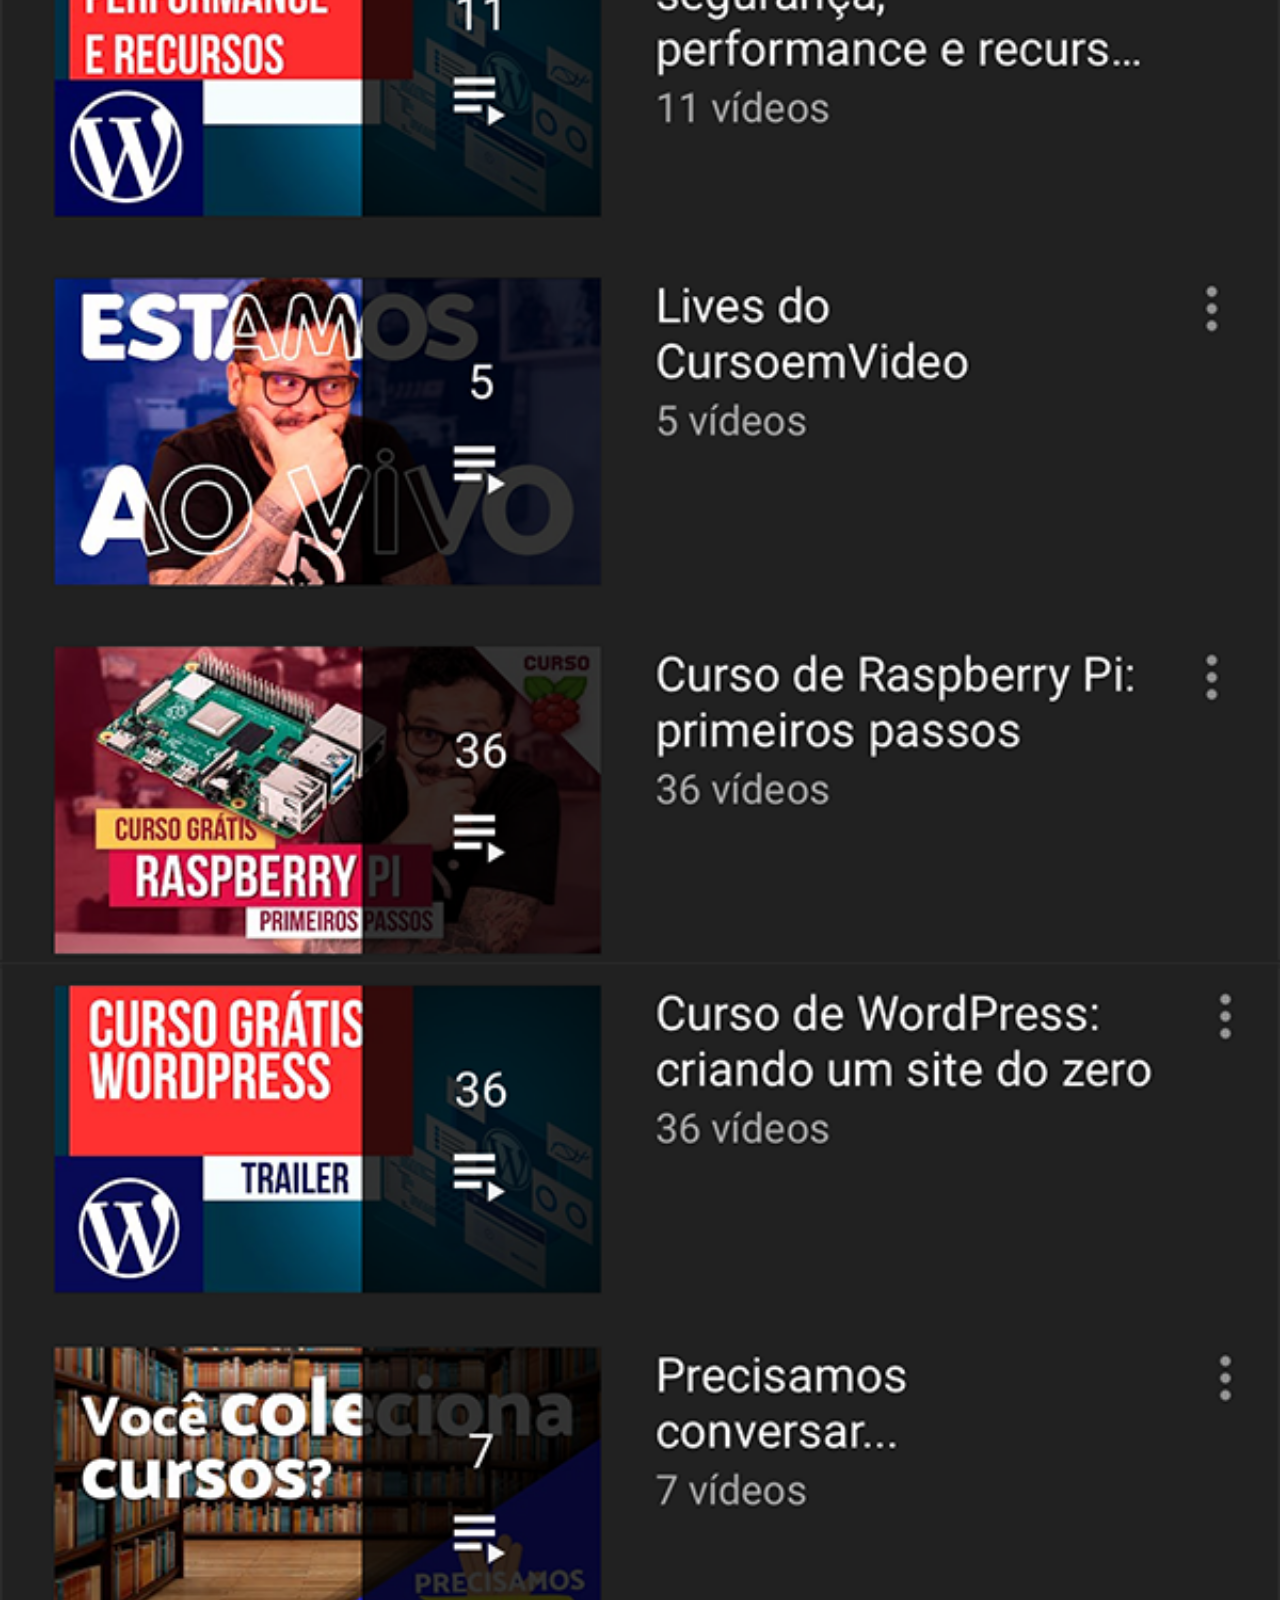
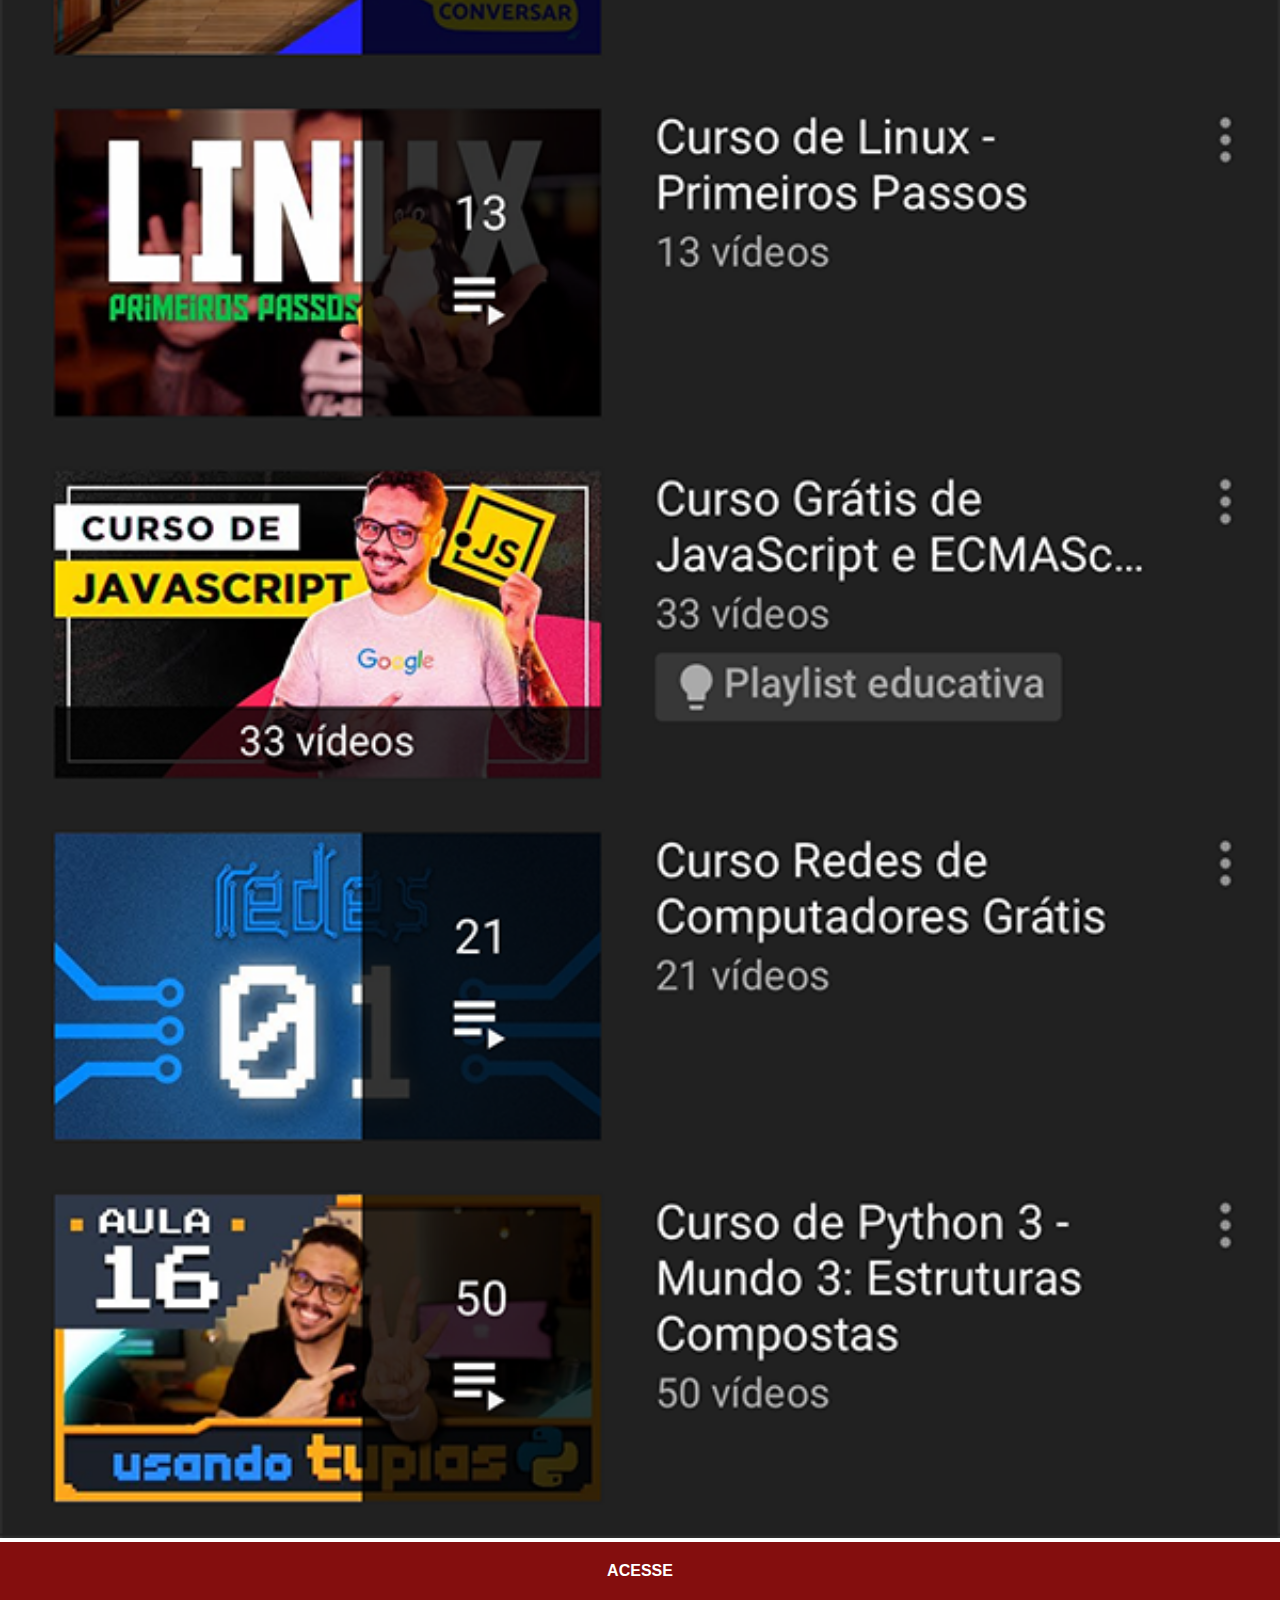
<file: youtube.html>
<!DOCTYPE html>
<html lang="en">
<head>
    <meta charset="UTF-8">
    <meta http-equiv="X-UA-Compatible" content="IE=edge">
    <meta name="viewport" content="width=device-width, initial-scale=1.0">
    <title>Youtube</title>
    <link rel="stylesheet" href="css/social.css">

</head>
<body>
    <img src="imagens/tela-youtube.png" alt="Youtube">
    <a href="https://www.youtube.com/@CursoemVideo/playlists" target="_blank">ACESSE</a>
</body>
</html>
</file>
<file: css/style.css>
@charset "UTF-8";

*{                      /* (*) esse símbolo indica que essas configurações ficará em toda página*/
    margin: 0px;
    padding: 0px;
    font-family: Arial, Helvetica, sans-serif;
}

html, body {
    height: 100vh;  /*altura da tela inteira*/
    width: 100vw;   /*largura da tela inteira*/
    background-color: black;
}

body {
    background: url('../imagens/fundo-madeira.jpg') no-repeat top center;
    background-attachment: fixed;
    background-size: cover;
}

main {
    height: 100vh;
    position: relative;
}

section#telefone {
    position: absolute;
    top: 50%;
    left: 50%;
    transform: translate(-50%, -50%); /* o telefone ficará centralizado*/
    height: 627px;
    width: 311px;
    background:url('../imagens/frame-iphone.png') no-repeat;
}

iframe#tela{
    position: relative;
    top: 80px;
    left: 22px;
    width: 267px;
    height: 470px;
}

section#redes_sociais {
    text-align: right;
}


section#redes_sociais img {
    width: 50px;
    margin: 10px;
    border-radius: 50%;
    box-shadow: 2px 2px 5px rgba(0, 0, 0, 0.400);
    box-sizing: border-box;
}

section#redes_sociais img:hover {
    border: 2px solid rgba(255, 255, 255, 0.683);
    transform: translate(-3px, 3px); /*Animação nos botões, quando estiverem selecionados*/
    box-shadow: 5px 5px 10px rgba(0, 0, 0, 0.605);
    transition: transform .3s, border 1s;
}
</file>
<file: css/social.css>
@charset "UTF-8";

        * {
            margin: 0px;
            padding: 0px;
            font-family: Arial, Helvetica, sans-serif;
        }

        ::-webkit-scrollbar { /*esse comando esconde as barras de rolagem*/
            width: 0px;
            height: 0px;
        }

        img {
            width: 100vw;
        }

        a {
            display: block;
            background-color: rgb(132, 14, 14);
            color: white;
            padding: 20px;
            font-weight: bolder;
            text-decoration: none;
            text-align: center;
        }

        a:hover {
            background-color: rgb(243, 23, 23);
        }
</file>
